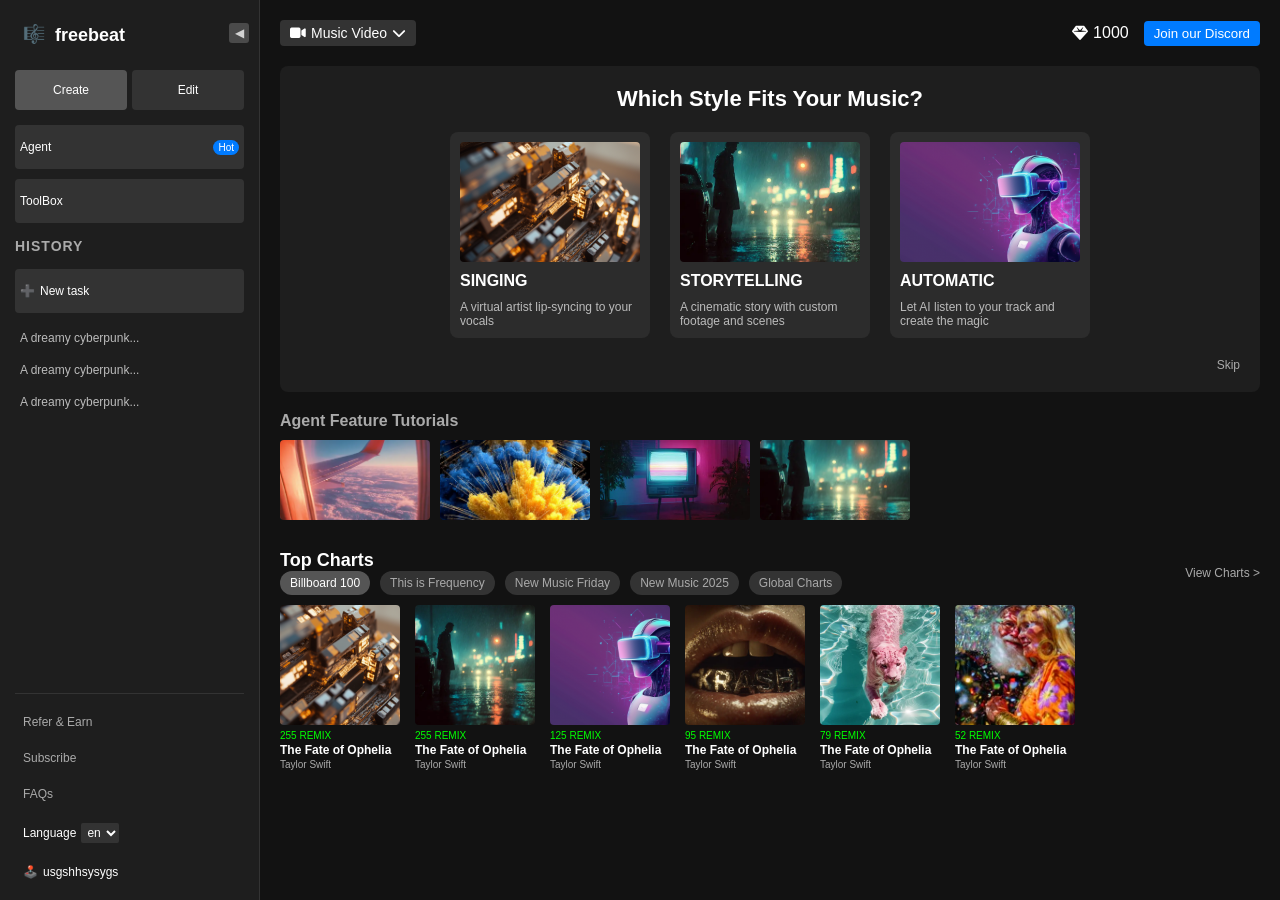
<file: index.html>
<!DOCTYPE html>
<html lang="en">

<head>
    <meta charset="UTF-8">
    <meta name="viewport" content="width=device-width, initial-scale=1.0">
    <title>Freebeat - Music Video Platform</title>
    <style>
        /* 风格选择区特有样式 */
        .style-selector {
            background-color: #1E1E1E;
            padding: 20px;
            border-radius: 8px;
            display: flex;
            flex-direction: column;
            gap: 20px;
        }

        .style-selector h2 {
            font-size: 22px;
            text-align: center;
        }

        .style-cards {
            display: flex;
            gap: 20px;
            justify-content: center;
        }

        .style-card {
            background-color: #2C2C2C;
            border-radius: 8px;
            width: 200px;
            padding: 10px;
            display: flex;
            flex-direction: column;
            gap: 10px;
            cursor: pointer;
        }

        .style-card:hover {
            background-color: #333;
        }

        .style-card .card-img {
            height: 120px;
            background-color: #555;
            border-radius: 4px;
            background-size: cover;
            background-position: center;
        }

        .style-card .card-title {
            font-weight: bold;
            font-size: 16px;
        }

        .style-card .card-desc {
            font-size: 12px;
            color: #bbb;
        }

        .style-selector .skip {
            text-align: right;
            font-size: 12px;
            color: #aaa;
            cursor: pointer;
        }

        .style-selector .skip:hover {
            color: #007bff;
        }
    </style>
</head>

<body>
    <script src="common.js"></script>
    <script>
        // 初始化公共组件
        CommonComponents.initCommon();

        // 页面加载完成后渲染组件
        document.addEventListener('DOMContentLoaded', function () {
            // 等待响应式导航栏初始化完成
            setTimeout(() => {
                // 确保主内容区域存在
                let mainContent = document.querySelector('.main-content');
                if (!mainContent) {
                    mainContent = document.createElement('div');
                    mainContent.className = 'main-content';
                    document.body.appendChild(mainContent);
                }

                // 渲染页面内容
                mainContent.innerHTML = `
                    ${CommonComponents.getTopNavHTML()}
                    
                    <!-- 风格选择区 -->
                    <div class="style-selector">
                        <h2>Which Style Fits Your Music?</h2>
                        <div class="style-cards">
                            <div class="style-card" data-style="SINGING">
                                <div class="card-img" style="background-image: url('public/img/palceholder (1).png');"></div>
                                <div class="card-title">SINGING</div>
                                <div class="card-desc">A virtual artist lip-syncing to your vocals</div>
                            </div>
                            <div class="style-card" data-style="STORYTELLING">
                                <div class="card-img" style="background-image: url('public/img/palceholder (2).png');"></div>
                                <div class="card-title">STORYTELLING</div>
                                <div class="card-desc">A cinematic story with custom footage and scenes</div>
                            </div>
                            <div class="style-card" data-style="AUTOMATIC">
                                <div class="card-img" style="background-image: url('public/img/palceholder (3).png');"></div>
                                <div class="card-title">AUTOMATIC</div>
                                <div class="card-desc">Let AI listen to your track and create the magic</div>
                            </div>
                        </div>
                        <div class="skip">Skip</div>
                    </div>

                    ${CommonComponents.getTutorialsHTML()}
                    ${CommonComponents.getChartsHTML()}
                `;

                // 初始化公共交互功能
                CommonComponents.initCommonInteractions();

                // 初始化风格选择功能
                initStyleSelector();
            }, 100); // 等待导航栏初始化
        });

        // 风格选择功能
        function initStyleSelector() {
            const styleCards = document.querySelectorAll('.style-card');
            styleCards.forEach(card => {
                card.addEventListener('click', function () {
                    const styleName = this.getAttribute('data-style');

                    // 移除其他卡片的选中状态
                    styleCards.forEach(c => {
                        c.style.border = 'none';
                        c.style.backgroundColor = '#2C2C2C';
                    });

                    // 高亮当前卡片
                    this.style.border = '2px solid #007bff';
                    this.style.backgroundColor = '#333';

                    // 弹出确认选择弹窗
                    CommonComponents.ModalManager.create({
                        title: '确认选择',
                        content: `<p style="margin: 0; line-height: 1.5;">您选择了 <strong>${styleName}</strong> 风格，是否确认进入音乐选择页面？</p>`,
                        width: '500px',
                        buttons: [
                            {
                                text: '重新选择',
                                type: 'secondary',
                                onClick: () => {
                                    // 取消选中状态
                                    styleCards.forEach(c => {
                                        c.style.border = 'none';
                                        c.style.backgroundColor = '#2C2C2C';
                                    });
                                }
                            },
                            {
                                text: '确认进入音乐页面',
                                type: 'primary',
                                onClick: () => {
                                    localStorage.setItem('selectedStyle', styleName);
                                    CommonComponents.ToastManager.show(`已选择 ${styleName} 风格`, 'success');
                                    setTimeout(() => {
                                        window.location.href = 'music.html';
                                    }, 500);
                                }
                            },
                            {
                                text: '关闭',
                                type: 'secondary',
                                onClick: () => {
                                    // 取消选中状态
                                    styleCards.forEach(c => {
                                        c.style.border = 'none';
                                        c.style.backgroundColor = '#2C2C2C';
                                    });
                                }
                            }
                        ]
                    });
                });
            });

            // Skip按钮功能 - 居中确认弹窗
            const skipBtn = document.querySelector('.style-selector .skip');
            if (skipBtn) {
                skipBtn.addEventListener('click', function () {
                    CommonComponents.ModalManager.create({
                        title: '跳过风格选择',
                        content: '<p style="margin: 0; line-height: 1.5;">是否跳过风格选择，直接进入音乐页面？</p>',
                        width: '400px',
                        buttons: [
                            {
                                text: '取消',
                                type: 'secondary'
                            },
                            {
                                text: '确认跳过',
                                type: 'primary',
                                onClick: () => {
                                    localStorage.removeItem('selectedStyle');
                                    CommonComponents.ToastManager.show('已跳过风格选择', 'info');
                                    setTimeout(() => {
                                        window.location.href = 'music.html';
                                    }, 500);
                                }
                            }
                        ]
                    });
                });
            }
        }
    </script>
</body>

</html>
</file>
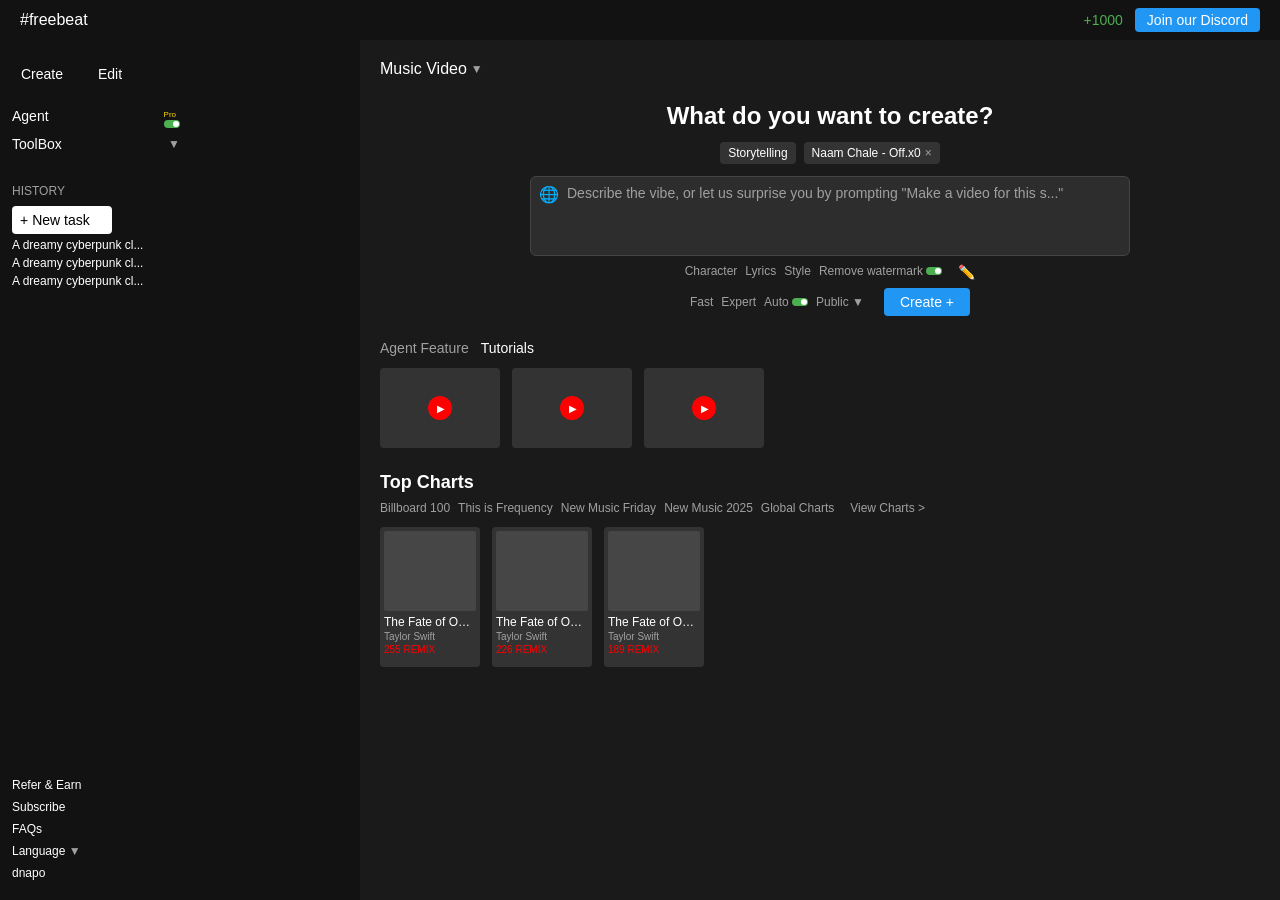
<file: create copy_backen(作为备份不能修改).html>
<!DOCTYPE html>
<html lang="en">
<head>
    <meta charset="UTF-8">
    <meta name="viewport" content="width=device-width, initial-scale=1.0">
    <title>Freebeat - Music Creation Platform</title>
    <style>
        /* 全局样式重置与基础配置 */
        * {
            margin: 0;
            padding: 0;
            box-sizing: border-box;
            font-family: 'Inter', sans-serif; /* 无衬线字体，匹配描述 */
            color: #FFFFFF; /* 默认白色文字 */
            -webkit-font-smoothing: antialiased; /* 文字抗锯齿 */
        }

        body {
            background-color: rgb(18, 18, 18); /* 全局主背景色 */
            display: flex;
            height: 100vh; /* 页面高度占满视口 */
            overflow: hidden; /* 隐藏滚动条 */
        }

        /* 顶部通栏样式 */
        header {
            position: fixed;
            top: 0;
            left: 0;
            width: 100%;
            height: 40px; /* 固定高度 */
            background-color: rgb(18, 18, 18);
            display: flex;
            justify-content: space-between;
            align-items: center;
            padding: 0 20px;
            z-index: 100;
        }

        .logo {
            font-size: 16px;
            color: #FFFFFF;
        }

        .header-right {
            display: flex;
            align-items: center;
            gap: 12px; /* 元素间距 */
        }

        .count提示 {
            font-size: 14px;
            color: rgb(76, 175, 80); /* 绿色数值 */
        }

        .discord-btn {
            background-color: rgb(33, 150, 243); /* 蓝色按钮背景 */
            color: #FFFFFF;
            border: none;
            border-radius: 4px;
            padding: 4px 12px;
            font-size: 14px;
            cursor: pointer;
        }

        /* 左侧导航栏样式 */
        .sidebar {
            width: 180px; /* 固定宽度 */
            background-color: rgb(18, 18, 18);
            padding-top: 60px; /* 避开顶部通栏 */
            height: 100vh;
            display: flex;
            flex-direction: column;
            padding-left: 12px;
        }

        .sidebar-top-btns {
            display: flex;
            gap: 8px; /* Create/Edit按钮间距 */
            margin-bottom: 16px;
        }

        .sidebar-btn {
            width: 60px;
            height: 28px;
            background-color: rgb(18, 18, 18);
            border: none;
            font-size: 14px;
            cursor: pointer;
        }

        .sidebar-features {
            margin-bottom: 24px;
        }

        .feature-item {
            display: flex;
            align-items: center;
            justify-content: space-between;
            margin-bottom: 8px;
            font-size: 14px;
        }

        .pro-tag {
            font-size: 8px;
            color: rgb(255, 215, 0); /* 黄色Pro标识 */
            margin-right: 4px;
        }

        .switch {
            width: 16px;
            height: 8px;
            background-color: rgb(76, 175, 80); /* 开启状态背景 */
            border-radius: 4px;
            position: relative;
        }

        .switch::after {
            content: '';
            position: absolute;
            width: 6px;
            height: 6px;
            background-color: #FFFFFF; /* 滑块白色 */
            border-radius: 50%;
            top: 1px;
            right: 1px;
        }

        .dropdown-arrow {
            font-size: 12px;
            color: rgb(160, 160, 160); /* 浅灰箭头 */
        }

        .history-section {
            margin-bottom: 40px;
        }

        .history-title {
            font-size: 12px;
            color: rgb(160, 160, 160); /* 浅灰标题 */
            text-transform: uppercase; /* 大写 */
            margin-bottom: 8px;
        }

        .new-task-btn {
            width: 100px;
            height: 28px;
            background-color: #FFFFFF;
            color: #000000;
            border: none;
            border-radius: 4px;
            font-size: 14px;
            padding: 4px 8px;
            margin-bottom: 4px;
            cursor: pointer;
            display: flex;
            align-items: center;
            gap: 4px;
        }

        .new-task-btn::before {
            content: '+';
            color: #000000;
        }

        .history-item {
            font-size: 12px;
            color: #FFFFFF;
            margin-bottom: 4px;
            white-space: nowrap;
            overflow: hidden;
            text-overflow: ellipsis;
        }

        .sidebar-bottom {
            margin-top: auto; /* 靠底部对齐 */
            padding-bottom: 20px;
        }

        .bottom-nav-item {
            font-size: 12px;
            color: #FFFFFF;
            margin-bottom: 8px;
        }

        .dnapo-tag {
            font-size: 12px;
            color: #FFFFFF;
            margin-top: 8px;
        }

        /* 右侧主内容区样式 */
        .main-content {
            flex: 1; /* 占剩余宽度 */
            background-color: rgb(26, 26, 26); /* 主内容区背景 */
            margin-left: 180px; /* 避开侧边栏 */
            padding-top: 60px; /* 避开顶部通栏 */
            padding-left: 20px;
            height: 100vh;
            overflow-y: auto; /* 内容超出可滚动 */
        }

        /* 顶部下拉菜单 */
        .top-dropdown {
            font-size: 16px;
            color: #FFFFFF;
            margin-bottom: 24px;
            display: flex;
            align-items: center;
            gap: 4px;
        }

        /* 创作引导区 */
        .creation-section {
            margin-bottom: 24px;
        }

        .creation-title {
            font-size: 24px;
            font-weight: bold;
            text-align: center;
            margin-bottom: 12px;
        }

        .tag-bar {
            display: flex;
            gap: 8px;
            margin-bottom: 12px;
            justify-content: center;
        }

        .tag {
            background-color: rgb(51, 51, 51);
            color: #FFFFFF;
            font-size: 12px;
            padding: 4px 8px;
            border-radius: 4px;
            display: flex;
            align-items: center;
            gap: 4px;
        }

        .close-tag {
            color: rgb(160, 160, 160);
            font-size: 12px;
            cursor: pointer;
        }

        .input-container {
            width: 600px;
            height: 80px;
            background-color: rgb(45, 45, 45);
            border: 1px solid rgb(68, 68, 68);
            border-radius: 6px;
            margin: 0 auto 8px;
            padding: 8px;
            display: flex;
            align-items: flex-start;
            gap: 8px;
        }

        .earth-icon {
            font-size: 16px;
            color: rgb(224, 224, 224);
        }

        .input-placeholder {
            font-size: 14px;
            color: rgb(160, 160, 160);
        }

        .feature-tags {
            display: flex;
            gap: 8px;
            margin-bottom: 8px;
            justify-content: center;
        }

        .feature-tag {
            font-size: 12px;
            color: rgb(160, 160, 160);
        }

        .edit-icon {
            font-size: 14px;
            color: rgb(224, 224, 224);
            margin-left: 8px;
        }

        .action-bar {
            display: flex;
            gap: 8px;
            justify-content: center;
            align-items: center;
        }

        .action-option {
            font-size: 12px;
            color: rgb(160, 160, 160);
        }

        .create-btn {
            background-color: rgb(33, 150, 243);
            color: #FFFFFF;
            border: none;
            border-radius: 4px;
            padding: 6px 16px;
            font-size: 14px;
            margin-left: 12px;
            cursor: pointer;
        }

        /* Agent/Tutorials区 */
        .agent-tutorial-section {
            margin-bottom: 24px;
        }

        .section-tabs {
            display: flex;
            gap: 12px;
            margin-bottom: 12px;
        }

        .tab {
            font-size: 14px;
            color: rgb(160, 160, 160);
            cursor: pointer;
        }

        .tab.active {
            color: #FFFFFF;
        }

        .video-thumbnails {
            display: flex;
            gap: 12px;
            flex-wrap: wrap;
        }

        .thumbnail {
            width: 120px;
            height: 80px;
            background-color: rgb(51, 51, 51); /* 占位背景 */
            border-radius: 4px;
            position: relative;
            overflow: hidden;
        }

        .play-btn {
            position: absolute;
            top: 50%;
            left: 50%;
            transform: translate(-50%, -50%);
            width: 24px;
            height: 24px;
            background-color: rgb(255, 0, 0); /* 红色播放按钮 */
            border-radius: 50%;
            display: flex;
            align-items: center;
            justify-content: center;
            cursor: pointer;
        }

        .play-btn::after {
            content: '▶';
            color: #FFFFFF;
            font-size: 10px;
            margin-left: 2px;
        }

        /* Top Charts区 */
        .top-charts-section {
            margin-bottom: 20px;
        }

        .charts-title {
            font-size: 18px;
            font-weight: bold;
            margin-bottom: 8px;
        }

        .charts-tabs {
            display: flex;
            gap: 8px;
            margin-bottom: 12px;
            align-items: center;
        }

        .chart-tab {
            font-size: 12px;
            color: rgb(160, 160, 160);
        }

        .view-charts {
            font-size: 12px;
            color: rgb(160, 160, 160);
            margin-left: 8px;
            cursor: pointer;
        }

        .music-cards {
            display: flex;
            gap: 12px;
            flex-wrap: wrap;
        }

        .music-card {
            width: 100px;
            height: 140px;
            background-color: rgb(51, 51, 51); /* 占位背景 */
            border-radius: 4px;
            padding: 4px;
            display: flex;
            flex-direction: column;
        }

        .card-cover {
            width: 100%;
            height: 80px;
            background-color: rgb(70, 70, 70); /* 封面占位 */
            border-radius: 2px;
            margin-bottom: 4px;
        }

        .card-title {
            font-size: 12px;
            color: #FFFFFF;
            margin-bottom: 2px;
            white-space: nowrap;
            overflow: hidden;
            text-overflow: ellipsis;
        }

        .card-artist {
            font-size: 10px;
            color: rgb(160, 160, 160);
            margin-bottom: 2px;
        }

        .card-remix {
            font-size: 10px;
            color: rgb(255, 0, 0); /* 红色REMIX标识 */
        }
    </style>
</head>
<body>
    <!-- 顶部通栏 -->
    <header>
        <div class="logo">#freebeat</div>
        <div class="header-right">
            <span class="count提示">+1000</span>
            <button class="discord-btn">Join our Discord</button>
        </div>
    </header>

    <!-- 左侧导航栏 -->
    <aside class="sidebar">
        <!-- 顶部操作按钮 -->
        <div class="sidebar-top-btns">
            <button class="sidebar-btn">Create</button>
            <button class="sidebar-btn">Edit</button>
        </div>


        <!-- 功能选项 -->
        <div class="sidebar-features">
            <div class="feature-item">
                <span>Agent</span>
                <div>
                    <span class="pro-tag">Pro</span>
                    <div class="switch"></div>
                </div>
            </div>
            <div class="feature-item">
                <span>ToolBox</span>
                <span class="dropdown-arrow">▼</span>
            </div>
        </div>

        <!-- 历史记录区 -->
        <div class="history-section">
            <div class="history-title">HISTORY</div>
            <button class="new-task-btn">New task</button>
            <div class="history-item">A dreamy cyberpunk cl...</div>
            <div class="history-item">A dreamy cyberpunk cl...</div>
            <div class="history-item">A dreamy cyberpunk cl...</div>
        </div>

        <!-- 底部导航 -->
        <div class="sidebar-bottom">
            <div class="bottom-nav-item">Refer & Earn</div>
            <div class="bottom-nav-item">Subscribe</div>
            <div class="bottom-nav-item">FAQs</div>
            <div class="bottom-nav-item">
                <span>Language</span>
                <span class="dropdown-arrow">▼</span>
            </div>
            <div class="dnapo-tag">dnapo</div>
        </div>
    </aside>

    <!-- 右侧主内容区 -->
    <main class="main-content">
        <!-- 顶部下拉菜单 -->
        <div class="top-dropdown">
            Music Video <span class="dropdown-arrow">▼</span>
        </div>

        <!-- 创作引导区 -->
        <section class="creation-section">
            <h2 class="creation-title">What do you want to create?</h2>
            <div class="tag-bar">
                <div class="tag">Storytelling</div>
                <div class="tag">Naam Chale - Off.x0 <span class="close-tag">×</span></div>
            </div>
            <div class="input-container">
                <span class="earth-icon">🌐</span>
                <div class="input-placeholder">Describe the vibe, or let us surprise you by prompting "Make a video for this s..."</div>
            </div>
            <div class="feature-tags">
                <span class="feature-tag">Character</span>
                <span class="feature-tag">Lyrics</span>
                <span class="feature-tag">Style</span>
                <span class="feature-tag">Remove watermark <div class="switch" style="display: inline-block;"></div></span>
                <span class="edit-icon">✏️</span>
            </div>
            <div class="action-bar">
                <span class="action-option">Fast</span>
                <span class="action-option">Expert</span>
                <span class="action-option">Auto <div class="switch" style="display: inline-block;"></div></span>
                <span class="action-option">Public <span class="dropdown-arrow">▼</span></span>
                <button class="create-btn">Create +</button>
            </div>
        </section>

        <!-- Agent Feature/Tutorials区 -->
        <section class="agent-tutorial-section">
            <div class="section-tabs">
                <div class="tab">Agent Feature</div>
                <div class="tab active">Tutorials</div>
            </div>
            <div class="video-thumbnails">
                <div class="thumbnail">
                    <div class="play-btn"></div>
                </div>
                <div class="thumbnail">
                    <div class="play-btn"></div>
                </div>
                <div class="thumbnail">
                    <div class="play-btn"></div>
                </div>
            </div>
        </section>

        <!-- Top Charts区 -->
        <section class="top-charts-section">
            <h3 class="charts-title">Top Charts</h3>
            <div class="charts-tabs">
                <span class="chart-tab">Billboard 100</span>
                <span class="chart-tab">This is Frequency</span>
                <span class="chart-tab">New Music Friday</span>
                <span class="chart-tab">New Music 2025</span>
                <span class="chart-tab">Global Charts</span>
                <span class="view-charts">View Charts ></span>
            </div>
            <div class="music-cards">
                <div class="music-card">
                    <div class="card-cover"></div>
                    <div class="card-title">The Fate of Ophelia</div>
                    <div class="card-artist">Taylor Swift</div>
                    <div class="card-remix">255 REMIX</div>
                </div>
                <div class="music-card">
                    <div class="card-cover"></div>
                    <div class="card-title">The Fate of Ophelia</div>
                    <div class="card-artist">Taylor Swift</div>
                    <div class="card-remix">226 REMIX</div>
                </div>
                <div class="music-card">
                    <div class="card-cover"></div>
                    <div class="card-title">The Fate of Ophelia</div>
                    <div class="card-artist">Taylor Swift</div>
                    <div class="card-remix">189 REMIX</div>
                </div>
            </div>
        </section>
    </main>
</body>
</html>
</file>
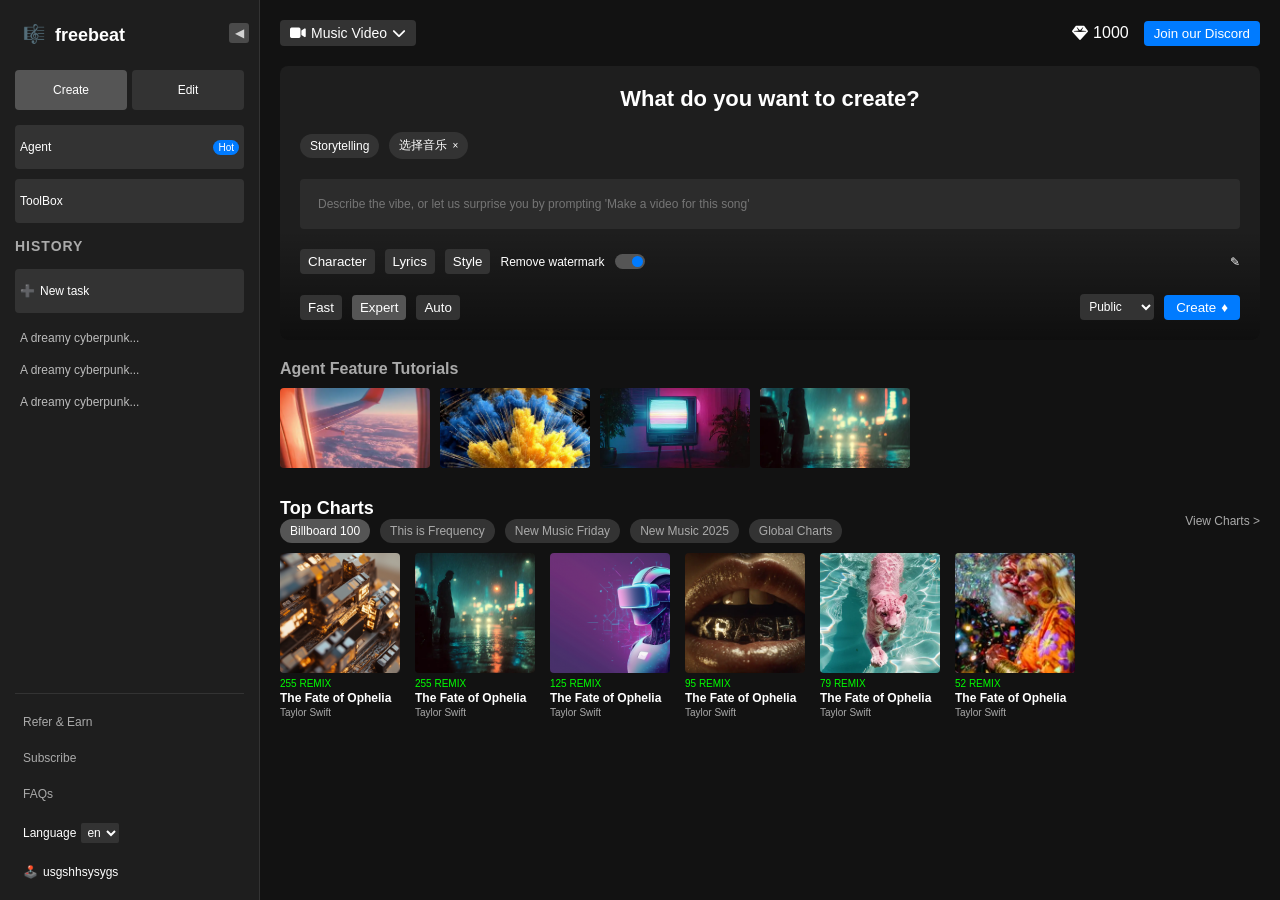
<file: create.html>
<!DOCTYPE html>
<html lang="en">
<head>
    <meta charset="UTF-8">
    <meta name="viewport" content="width=device-width, initial-scale=1.0">
    <title>Freebeat - Create Interface</title>
    <style>
        /* 创作区特有样式 */
        .create-section {
            background-color: #1E1E1E;
            padding: 20px;
            border-radius: 8px;
            display: flex;
            flex-direction: column;
            gap: 20px;
            position: relative;
            overflow: hidden;
        }
        .create-section::before {
            content: "";
            position: absolute;
            bottom: 0;
            left: 0;
            width: 100%;
            height: 40%;
            background: linear-gradient(to top, #00000080, transparent);
            z-index: 0;
        }
        .create-section h2 {
            font-size: 22px;
            text-align: center;
            z-index: 2;
        }
        .tag-bar {
            display: flex;
            align-items: center;
            gap: 10px;
            z-index: 2;
        }
        .tag {
            background-color: #333;
            padding: 5px 10px;
            border-radius: 20px;
            font-size: 12px;
            display: flex;
            align-items: center;
            gap: 5px;
            cursor: pointer;
        }
        .tag:hover {
            background-color: #555;
        }
        .tag .close {
            font-size: 10px;
            cursor: pointer;
        }
        .input-area {
            background-color: #2C2C2C;
            padding: 10px;
            border-radius: 4px;
            z-index: 2;
        }
        .input-area input {
            background-color: transparent;
            border: none;
            width: 100%;
            padding: 8px;
            font-size: 12px;
            color: #bbb;
        }
        .input-area input:focus {
            outline: 1px solid #007bff;
        }
        .feature-buttons {
            display: flex;
            align-items: center;
            gap: 10px;
            font-size: 12px;
            z-index: 2;
        }
        .feature-buttons button {
            background-color: #333;
            border: none;
            padding: 5px 8px;
            border-radius: 4px;
            cursor: pointer;
            display: flex;
            align-items: center;
            gap: 3px;
        }
        .feature-buttons .toggle {
            width: 30px;
            height: 15px;
            background-color: #555;
            border-radius: 10px;
            position: relative;
            cursor: pointer;
        }
        .feature-buttons .toggle::after {
            content: "";
            position: absolute;
            right: 2px;
            top: 2px;
            width: 11px;
            height: 11px;
            background-color: #007bff;
            border-radius: 50%;
        }
        .feature-buttons .edit {
            margin-left: auto;
            cursor: pointer;
        }
        .mode-bar {
            display: flex;
            align-items: center;
            gap: 10px;
            font-size: 12px;
            z-index: 2;
        }
        .mode-bar button {
            background-color: #333;
            border: none;
            padding: 5px 8px;
            border-radius: 4px;
            cursor: pointer;
        }
        .mode-bar button.active {
            background-color: #555;
        }
        .mode-bar select {
            background-color: #333;
            border: none;
            padding: 5px;
            border-radius: 4px;
            font-size: 12px;
            margin-left: auto;
        }
        .mode-bar .create-btn {
            background-color: #007bff;
            color: #fff;
            padding: 5px 12px;
            display: flex;
            align-items: center;
            gap: 5px;
        }
        .mode-bar .create-btn:hover {
            background-color: #0056b3;
        }
    </style>
</head>
<body>
    <script src="common.js"></script>
    <script>
        // 初始化公共组件
        CommonComponents.initCommon();
        
        // 页面加载完成后渲染组件
        document.addEventListener('DOMContentLoaded', function() {
            // 渲染侧边栏
            document.body.innerHTML = CommonComponents.getSidebarHTML() + `
                <div class="main-content">
                    ${CommonComponents.getTopNavHTML()}
                    
                    <!-- 创作区域 -->
                    <div class="create-section">
                        <h2>What do you want to create?</h2>
                        <div class="tag-bar">
                            <div class="tag" id="style-tag">Storytelling</div>
                            <div class="tag" id="music-tag">
                                选择音乐
                                <span class="close">×</span>
                            </div>
                        </div>
                        <div class="input-area">
                            <input type="text" placeholder="Describe the vibe, or let us surprise you by prompting 'Make a video for this song'">
                        </div>
                        <div class="feature-buttons">
                            <button id="character-btn">
                                <span>Character</span>
                            </button>
                            <button id="lyrics-btn">
                                <span>Lyrics</span>
                            </button>
                            <button id="style-btn">
                                <span>Style</span>
                            </button>
                            <span>Remove watermark</span>
                            <div class="toggle" id="watermark-toggle"></div>
                            <div class="edit" id="edit-btn">✎</div>
                        </div>
                        <div class="mode-bar">
                            <button class="mode-btn" data-mode="fast">Fast</button>
                            <button class="mode-btn active" data-mode="expert">Expert</button>
                            <button class="mode-btn" data-mode="auto">Auto</button>
                            <select id="privacy-select">
                                <option value="public">Public</option>
                                <option value="private">Private</option>
                                <option value="unlisted">Unlisted</option>
                            </select>
                            <button class="create-btn">
                                <span>Create</span>
                                <span>♦</span>
                            </button>
                        </div>
                    </div>

                    ${CommonComponents.getTutorialsHTML()}
                    ${CommonComponents.getChartsHTML()}
                </div>
            `;

            // 初始化公共交互功能
            CommonComponents.initCommonInteractions();
            
            // 初始化创作页面功能
            initCreatePage();
            
            // 初始化自动保存功能
            initAutoSave();
        });

        // 创作页面功能
        function initCreatePage() {
            // 显示之前选择的风格和音乐
            displaySelectedOptions();

            // 修改风格功能 - 居中确认弹窗
            const styleTag = document.getElementById('style-tag');
            if (styleTag) {
                styleTag.style.cursor = 'pointer';
                styleTag.addEventListener('click', function() {
                    CommonComponents.ModalManager.confirm(
                        '要重新选择风格吗？这将返回到风格选择页面。',
                        () => {
                            window.location.href = 'index.html';
                        }
                    );
                });
            }

            // 修改音乐功能 - 居中确认弹窗
            const musicTag = document.getElementById('music-tag');
            if (musicTag) {
                musicTag.addEventListener('click', function(e) {
                    if (e.target.classList.contains('close')) {
                        e.stopPropagation();
                        CommonComponents.ModalManager.confirm(
                            '是否移除当前选择的音乐？移除后需重新选择。',
                            () => {
                                localStorage.removeItem('selectedMusic');
                                musicTag.innerHTML = '选择音乐 <span class="close">×</span>';
                                CommonComponents.ToastManager.show('已移除音乐', 'info');
                            }
                        );
                    } else {
                        window.location.href = 'music.html';
                    }
                });
            }

            // Character 按钮功能 - 居中选择弹窗
            const characterBtn = document.getElementById('character-btn');
            if (characterBtn) {
                characterBtn.addEventListener('click', function() {
                    const characterOptions = `
                        <div style="display: grid; grid-template-columns: repeat(2, 1fr); gap: 15px;">
                            <div class="character-option" style="padding: 15px; background-color: #333; border-radius: 4px; cursor: pointer; text-align: center;" onmouseover="this.style.backgroundColor='#444'" onmouseout="this.style.backgroundColor='#333'">
                                <h4 style="margin: 0 0 5px 0;">卡通声线</h4>
                                <p style="margin: 0; color: #aaa; font-size: 12px;">可爱活泼的动画角色声音</p>
                            </div>
                            <div class="character-option" style="padding: 15px; background-color: #333; border-radius: 4px; cursor: pointer; text-align: center;" onmouseover="this.style.backgroundColor='#444'" onmouseout="this.style.backgroundColor='#333'">
                                <h4 style="margin: 0 0 5px 0;">真人声线</h4>
                                <p style="margin: 0; color: #aaa; font-size: 12px;">自然真实的人声效果</p>
                            </div>
                            <div class="character-option" style="padding: 15px; background-color: #333; border-radius: 4px; cursor: pointer; text-align: center;" onmouseover="this.style.backgroundColor='#444'" onmouseout="this.style.backgroundColor='#333'">
                                <h4 style="margin: 0 0 5px 0;">机械声线</h4>
                                <p style="margin: 0; color: #aaa; font-size: 12px;">科幻感十足的电子音效</p>
                            </div>
                            <div class="character-option" style="padding: 15px; background-color: #333; border-radius: 4px; cursor: pointer; text-align: center;" onmouseover="this.style.backgroundColor='#444'" onmouseout="this.style.backgroundColor='#333'">
                                <h4 style="margin: 0 0 5px 0;">自定义角色</h4>
                                <p style="margin: 0; color: #aaa; font-size: 12px;">上传自己的角色模型</p>
                            </div>
                        </div>
                    `;

                    const modal = CommonComponents.ModalManager.create({
                        title: '选择角色',
                        content: characterOptions,
                        width: '500px',
                        buttons: [
                            {
                                text: '关闭',
                                type: 'secondary'
                            }
                        ]
                    });

                    // 为角色选项添加点击事件
                    const options = modal.querySelectorAll('.character-option');
                    options.forEach((option, index) => {
                        option.addEventListener('click', () => {
                            const characters = ['卡通声线', '真人声线', '机械声线', '自定义角色'];
                            CommonComponents.ToastManager.show(`已选择 ${characters[index]}`, 'success');
                            CommonComponents.ModalManager.close(modal);
                        });
                    });
                });
            }

            // Lyrics 按钮功能 - 居中选择弹窗
            const lyricsBtn = document.getElementById('lyrics-btn');
            if (lyricsBtn) {
                lyricsBtn.addEventListener('click', function() {
                    const lyricsOptions = `
                        <div style="display: flex; flex-direction: column; gap: 15px;">
                            <div class="lyrics-option" style="padding: 15px; background-color: #333; border-radius: 4px; cursor: pointer;" onmouseover="this.style.backgroundColor='#444'" onmouseout="this.style.backgroundColor='#333'">
                                <h4 style="margin: 0 0 5px 0;">自动生成</h4>
                                <p style="margin: 0; color: #aaa; font-size: 12px;">AI 根据音乐风格自动生成歌词</p>
                            </div>
                            <div class="lyrics-option" style="padding: 15px; background-color: #333; border-radius: 4px; cursor: pointer;" onmouseover="this.style.backgroundColor='#444'" onmouseout="this.style.backgroundColor='#333'">
                                <h4 style="margin: 0 0 5px 0;">手动输入</h4>
                                <p style="margin: 0; color: #aaa; font-size: 12px;">自己编写或粘贴歌词内容</p>
                            </div>
                        </div>
                    `;

                    const modal = CommonComponents.ModalManager.create({
                        title: '歌词设置',
                        content: lyricsOptions,
                        width: '500px',
                        buttons: [
                            {
                                text: '关闭',
                                type: 'secondary'
                            }
                        ]
                    });

                    // 为歌词选项添加点击事件
                    const options = modal.querySelectorAll('.lyrics-option');
                    options.forEach((option, index) => {
                        option.addEventListener('click', () => {
                            if (index === 0) {
                                // 自动生成
                                CommonComponents.ToastManager.show('AI 正在生成歌词...', 'info');
                                CommonComponents.ModalManager.close(modal);
                            } else {
                                // 手动输入
                                CommonComponents.ModalManager.close(modal);
                                setTimeout(() => {
                                    const lyricsInput = `
                                        <div>
                                            <textarea id="lyrics-text" placeholder="请输入歌词内容..." style="width: 100%; height: 200px; background-color: #333; border: none; border-radius: 4px; color: #fff; padding: 10px; resize: vertical;"></textarea>
                                        </div>
                                    `;

                                    CommonComponents.ModalManager.create({
                                        title: '输入歌词',
                                        content: lyricsInput,
                                        width: '600px',
                                        buttons: [
                                            {
                                                text: '取消',
                                                type: 'secondary'
                                            },
                                            {
                                                text: '保存',
                                                type: 'primary',
                                                onClick: () => {
                                                    const lyrics = document.getElementById('lyrics-text').value.trim();
                                                    if (lyrics) {
                                                        CommonComponents.ToastManager.show('歌词已保存', 'success');
                                                    } else {
                                                        CommonComponents.ToastManager.show('请输入歌词内容', 'warning');
                                                        return false;
                                                    }
                                                }
                                            }
                                        ]
                                    });
                                }, 100);
                            }
                        });
                    });
                });
            }

            // Style 按钮功能 - 居中选择弹窗
            const styleBtn = document.getElementById('style-btn');
            if (styleBtn) {
                styleBtn.addEventListener('click', function() {
                    const styleOptions = `
                        <div style="display: grid; grid-template-columns: repeat(2, 1fr); gap: 15px;">
                            <div class="style-option" style="padding: 15px; background-color: #333; border-radius: 4px; cursor: pointer; text-align: center;" onmouseover="this.style.backgroundColor='#444'" onmouseout="this.style.backgroundColor='#333'">
                                <h4 style="margin: 0 0 5px 0;">赛博朋克</h4>
                                <p style="margin: 0; color: #aaa; font-size: 12px;">未来科技感视觉效果</p>
                            </div>
                            <div class="style-option" style="padding: 15px; background-color: #333; border-radius: 4px; cursor: pointer; text-align: center;" onmouseover="this.style.backgroundColor='#444'" onmouseout="this.style.backgroundColor='#333'">
                                <h4 style="margin: 0 0 5px 0;">复古</h4>
                                <p style="margin: 0; color: #aaa; font-size: 12px;">怀旧经典的视觉风格</p>
                            </div>
                            <div class="style-option" style="padding: 15px; background-color: #333; border-radius: 4px; cursor: pointer; text-align: center;" onmouseover="this.style.backgroundColor='#444'" onmouseout="this.style.backgroundColor='#333'">
                                <h4 style="margin: 0 0 5px 0;">未来主义</h4>
                                <p style="margin: 0; color: #aaa; font-size: 12px;">前卫现代的设计元素</p>
                            </div>
                            <div class="style-option" style="padding: 15px; background-color: #333; border-radius: 4px; cursor: pointer; text-align: center;" onmouseover="this.style.backgroundColor='#444'" onmouseout="this.style.backgroundColor='#333'">
                                <h4 style="margin: 0 0 5px 0;">自然风光</h4>
                                <p style="margin: 0; color: #aaa; font-size: 12px;">清新自然的场景背景</p>
                            </div>
                            <div class="style-option" style="padding: 15px; background-color: #333; border-radius: 4px; cursor: pointer; text-align: center;" onmouseover="this.style.backgroundColor='#444'" onmouseout="this.style.backgroundColor='#333'">
                                <h4 style="margin: 0 0 5px 0;">城市夜景</h4>
                                <p style="margin: 0; color: #aaa; font-size: 12px;">繁华都市的夜晚氛围</p>
                            </div>
                        </div>
                    `;

                    const modal = CommonComponents.ModalManager.create({
                        title: '选择视觉风格',
                        content: styleOptions,
                        width: '500px',
                        buttons: [
                            {
                                text: '关闭',
                                type: 'secondary'
                            }
                        ]
                    });

                    // 为风格选项添加点击事件
                    const options = modal.querySelectorAll('.style-option');
                    options.forEach((option, index) => {
                        option.addEventListener('click', () => {
                            const styles = ['赛博朋克', '复古', '未来主义', '自然风光', '城市夜景'];
                            CommonComponents.ToastManager.show(`已选择 ${styles[index]} 风格`, 'success');
                            CommonComponents.ModalManager.close(modal);
                        });
                    });
                });
            }

            // 水印开关功能
            const watermarkToggle = document.getElementById('watermark-toggle');
            let watermarkRemoved = false;
            if (watermarkToggle) {
                watermarkToggle.addEventListener('click', function() {
                    // 检查用户权限（模拟）
                    const hasPermission = Math.random() > 0.5; // 随机模拟权限
                    
                    if (!hasPermission) {
                        CommonComponents.ModalManager.create({
                            title: '付费功能',
                            content: '<p style="margin: 0; line-height: 1.5;">移除水印为付费功能，是否前往开通？</p>',
                            width: '400px',
                            buttons: [
                                {
                                    text: '取消',
                                    type: 'secondary'
                                },
                                {
                                    text: '前往开通',
                                    type: 'primary',
                                    onClick: () => {
                                        CommonComponents.ToastManager.show('正在跳转到付费页面...', 'info');
                                    }
                                }
                            ]
                        });
                        return;
                    }
                    
                    watermarkRemoved = !watermarkRemoved;
                    if (watermarkRemoved) {
                        this.style.backgroundColor = '#007bff';
                        this.style.justifyContent = 'flex-start';
                        CommonComponents.ToastManager.show('水印开关已开启', 'success');
                    } else {
                        this.style.backgroundColor = '#555';
                        this.style.justifyContent = 'flex-end';
                        CommonComponents.ToastManager.show('水印开关已关闭', 'info');
                    }
                });
            }

            // 编辑按钮功能
            const editBtn = document.getElementById('edit-btn');
            if (editBtn) {
                editBtn.addEventListener('click', function() {
                    CommonComponents.ToastManager.show('正在打开高级编辑器...', 'info');
                });
            }

            // 模式切换功能 - 无弹窗，仅状态高亮
            const modeButtons = document.querySelectorAll('.mode-btn');
            modeButtons.forEach(btn => {
                btn.addEventListener('click', function() {
                    modeButtons.forEach(b => b.classList.remove('active'));
                    this.classList.add('active');
                    
                    const mode = this.getAttribute('data-mode');
                    const modeNames = {
                        'fast': 'Fast',
                        'expert': 'Expert', 
                        'auto': 'Auto'
                    };
                    CommonComponents.ToastManager.show(`已切换至 ${modeNames[mode]} 模式`, 'success');
                });
            });

            // 隐私设置功能 - 居中确认弹窗
            const privacySelect = document.getElementById('privacy-select');
            if (privacySelect) {
                privacySelect.addEventListener('change', function() {
                    const privacyText = this.options[this.selectedIndex].text;
                    const descriptions = {
                        'Public': '所有人都可以查看您的作品',
                        'Private': '只有您可以查看作品',
                        'Unlisted': '只有拥有链接的人可以查看'
                    };
                    
                    CommonComponents.ModalManager.create({
                        title: '确认隐私设置',
                        content: `<p style="margin: 0; line-height: 1.5;">是否将作品设置为 <strong>${privacyText}</strong> 状态？<br><br>${descriptions[privacyText]}</p>`,
                        width: '400px',
                        buttons: [
                            {
                                text: '取消',
                                type: 'secondary',
                                onClick: () => {
                                    // 恢复之前的选择
                                    privacySelect.selectedIndex = 0;
                                }
                            },
                            {
                                text: '确认设置',
                                type: 'primary',
                                onClick: () => {
                                    CommonComponents.ToastManager.show(`隐私设置已更改为 ${privacyText}`, 'success');
                                }
                            }
                        ]
                    });
                });
            }

            // 创作按钮功能 - 居中创作进度弹窗
            const createBtn = document.querySelector('.create-btn');
            if (createBtn) {
                createBtn.addEventListener('click', function() {
                    const inputText = document.querySelector('.input-area input').value.trim();
                    const selectedMode = document.querySelector('.mode-btn.active').getAttribute('data-mode');
                    const privacy = document.getElementById('privacy-select').value;
                    
                    // 参数校验
                    const missingParams = [];
                    if (!inputText) missingParams.push('创作描述');
                    if (!localStorage.getItem('selectedMusic')) missingParams.push('音乐选择');
                    if (!localStorage.getItem('selectedStyle')) missingParams.push('风格设置');
                    
                    if (missingParams.length > 0) {
                        CommonComponents.ModalManager.create({
                            title: '参数不完整',
                            content: `<p style="margin: 0; line-height: 1.5;">以下参数缺失，请补充：<br><br>${missingParams.map(p => `• ${p}`).join('<br>')}</p>`,
                            width: '400px',
                            buttons: [
                                {
                                    text: '去补充',
                                    type: 'primary'
                                },
                                {
                                    text: '取消',
                                    type: 'secondary'
                                }
                            ]
                        });
                        return;
                    }
                    
                    // 创建创作进度弹窗
                    const progressContent = `
                        <div style="text-align: center;">
                            <div id="creation-status" style="margin-bottom: 20px;">
                                <h4 style="margin: 0 0 10px 0;">正在创作中...</h4>
                                <p id="status-text" style="margin: 0; color: #aaa;">初始化创作参数...</p>
                            </div>
                            <div class="progress-bar" style="margin: 20px 0;">
                                <div class="progress-fill" id="creation-progress"></div>
                            </div>
                            <p id="progress-percent" style="margin: 0;">0%</p>
                        </div>
                    `;

                    const modal = CommonComponents.ModalManager.create({
                        title: '创作进度',
                        content: progressContent,
                        width: '700px',
                        buttons: [
                            {
                                text: '取消创作',
                                type: 'secondary',
                                onClick: () => {
                                    CommonComponents.ToastManager.show('创作已取消', 'warning');
                                }
                            }
                        ],
                        closable: false
                    });

                    // 模拟创作进度
                    const progressFill = modal.querySelector('#creation-progress');
                    const progressPercent = modal.querySelector('#progress-percent');
                    const statusText = modal.querySelector('#status-text');
                    
                    const stages = [
                        '音频分析中...',
                        '生成视觉效果...',
                        '参数优化中...',
                        '渲染视频中...',
                        '后期处理中...'
                    ];
                    
                    let progress = 0;
                    let stageIndex = 0;
                    
                    const interval = setInterval(() => {
                        progress += Math.random() * 8 + 2;
                        
                        if (progress >= 100) {
                            progress = 100;
                            clearInterval(interval);
                            
                            // 创作完成
                            setTimeout(() => {
                                modal.querySelector('.modal-content').innerHTML = `
                                    <div style="text-align: center;">
                                        <div style="margin-bottom: 20px;">
                                            <div style="width: 60px; height: 60px; background-color: #28a745; border-radius: 50%; display: flex; align-items: center; justify-content: center; margin: 0 auto 15px;">
                                                <span style="font-size: 24px; color: white;">✓</span>
                                            </div>
                                            <h3 style="margin: 0 0 10px 0; color: #28a745;">创作成功！</h3>
                                            <p style="margin: 0; color: #aaa;">您的音乐视频已生成完成</p>
                                        </div>
                                    </div>
                                `;
                                
                                // 更新按钮
                                const actions = modal.querySelector('.modal-actions');
                                actions.innerHTML = `
                                    <button class="modal-btn secondary">返回编辑</button>
                                    <button class="modal-btn primary" id="view-work">查看作品</button>
                                    <button class="modal-btn secondary">关闭</button>
                                `;
                                
                                // 按钮事件
                                modal.querySelector('#view-work').addEventListener('click', () => {
                                    CommonComponents.ToastManager.show('正在打开作品预览...', 'success');
                                    CommonComponents.ModalManager.close(modal);
                                });
                                
                                modal.querySelectorAll('.modal-btn.secondary').forEach(btn => {
                                    btn.addEventListener('click', () => {
                                        CommonComponents.ModalManager.close(modal);
                                    });
                                });
                            }, 1000);
                        } else {
                            // 更新进度和状态
                            if (progress > (stageIndex + 1) * 20 && stageIndex < stages.length - 1) {
                                stageIndex++;
                            }
                            
                            progressFill.style.width = progress + '%';
                            progressPercent.textContent = Math.round(progress) + '%';
                            statusText.textContent = stages[stageIndex];
                        }
                    }, 300);
                });
            }

            // 输入框智能提示功能 - 页面内静态文本
            const inputArea = document.querySelector('.input-area input');
            if (inputArea) {
                const suggestions = [
                    '尝试输入"温暖的民谣风格歌词"',
                    '描述您想要的视频氛围',
                    '让AI为这首歌创作视频',
                    '输入"赛博朋克风格的音乐视频"',
                    '描述角色和场景设定'
                ];
                
                inputArea.addEventListener('focus', function() {
                    if (this.value === '') {
                        const randomSuggestion = suggestions[Math.floor(Math.random() * suggestions.length)];
                        
                        // 在输入框下方显示提示
                        let tipEl = document.querySelector('.input-tip');
                        if (!tipEl) {
                            tipEl = document.createElement('div');
                            tipEl.className = 'input-tip';
                            tipEl.style.cssText = 'font-size: 12px; color: #666; margin-top: 5px; font-style: italic;';
                            this.parentNode.appendChild(tipEl);
                        }
                        tipEl.textContent = randomSuggestion;
                    }
                });
                
                inputArea.addEventListener('blur', function() {
                    const tipEl = document.querySelector('.input-tip');
                    if (tipEl) {
                        tipEl.remove();
                    }
                });
                
                inputArea.addEventListener('input', function() {
                    // 标记有未保存的修改
                    localStorage.setItem('hasUnsavedChanges', 'true');
                });
            }
        }

        // 显示选中的选项
        function displaySelectedOptions() {
            const selectedStyle = localStorage.getItem('selectedStyle');
            const selectedMusic = localStorage.getItem('selectedMusic');

            // 更新风格标签
            const styleTag = document.getElementById('style-tag');
            if (selectedStyle && styleTag) {
                styleTag.textContent = selectedStyle;
            }

            // 更新音乐标签
            const musicTag = document.getElementById('music-tag');
            if (selectedMusic && musicTag) {
                const music = JSON.parse(selectedMusic);
                musicTag.innerHTML = `${music.title} - ${music.artist} <span class="close">×</span>`;
            }

            // 首次保存提示
            if (selectedStyle || selectedMusic) {
                const hasShownSaveNotice = localStorage.getItem('hasShownSaveNotice');
                if (!hasShownSaveNotice) {
                    setTimeout(() => {
                        CommonComponents.ToastManager.show('已保存您的选择', 'success');
                        localStorage.setItem('hasShownSaveNotice', 'true');
                    }, 1000);
                }
            }
        }

        // 自动保存功能
        function initAutoSave() {
            // 监听所有可能的用户选择变化
            const inputArea = document.querySelector('.input-area input');
            if (inputArea) {
                inputArea.addEventListener('input', function() {
                    localStorage.setItem('creationDescription', this.value);
                });
                
                // 恢复之前的输入
                const savedDescription = localStorage.getItem('creationDescription');
                if (savedDescription) {
                    inputArea.value = savedDescription;
                }
            }

            // 监听模式选择变化
            const modeButtons = document.querySelectorAll('.mode-btn');
            modeButtons.forEach(btn => {
                btn.addEventListener('click', function() {
                    localStorage.setItem('selectedMode', this.getAttribute('data-mode'));
                });
            });

            // 恢复之前的模式选择
            const savedMode = localStorage.getItem('selectedMode');
            if (savedMode) {
                const modeBtn = document.querySelector(`[data-mode="${savedMode}"]`);
                if (modeBtn) {
                    modeButtons.forEach(b => b.classList.remove('active'));
                    modeBtn.classList.add('active');
                }
            }

            // 监听隐私设置变化
            const privacySelect = document.getElementById('privacy-select');
            if (privacySelect) {
                privacySelect.addEventListener('change', function() {
                    localStorage.setItem('selectedPrivacy', this.value);
                });
                
                // 恢复之前的隐私设置
                const savedPrivacy = localStorage.getItem('selectedPrivacy');
                if (savedPrivacy) {
                    privacySelect.value = savedPrivacy;
                }
            }
        }
    </script>
</body>
</html>
</file>
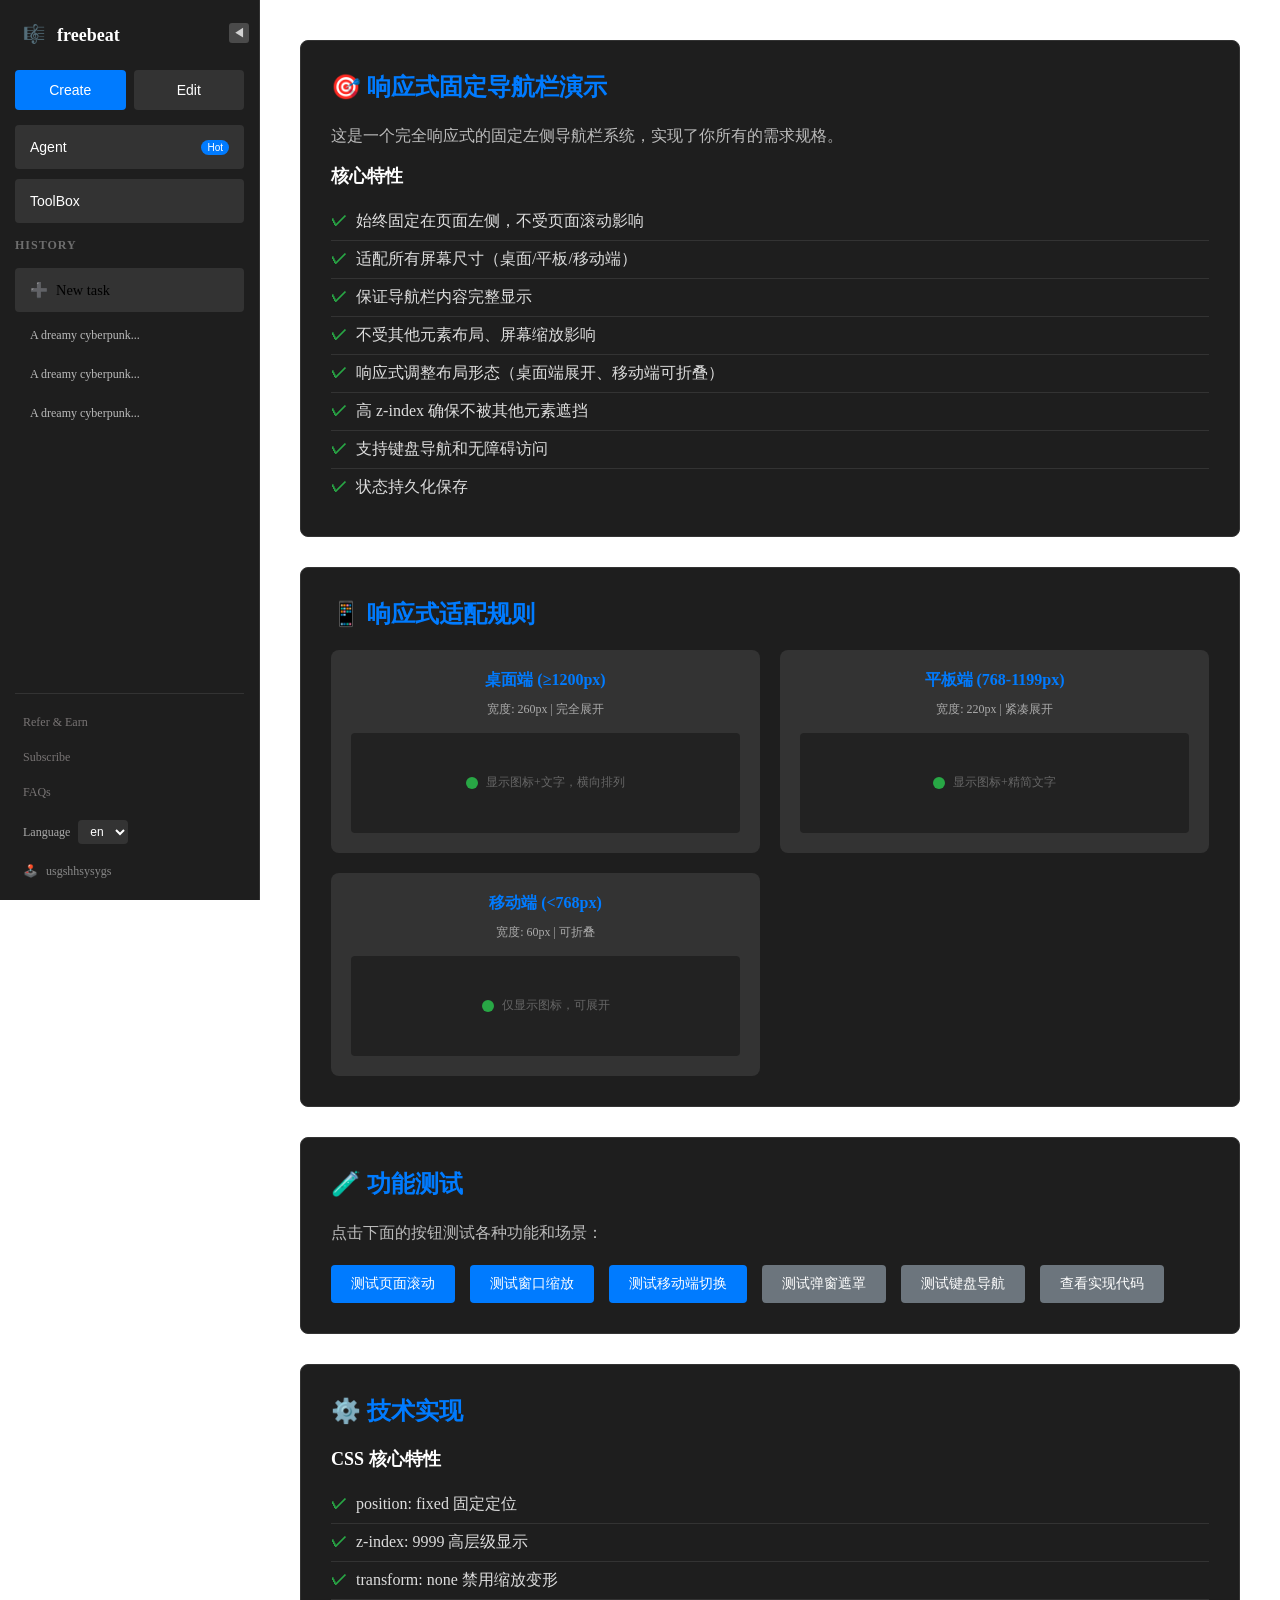
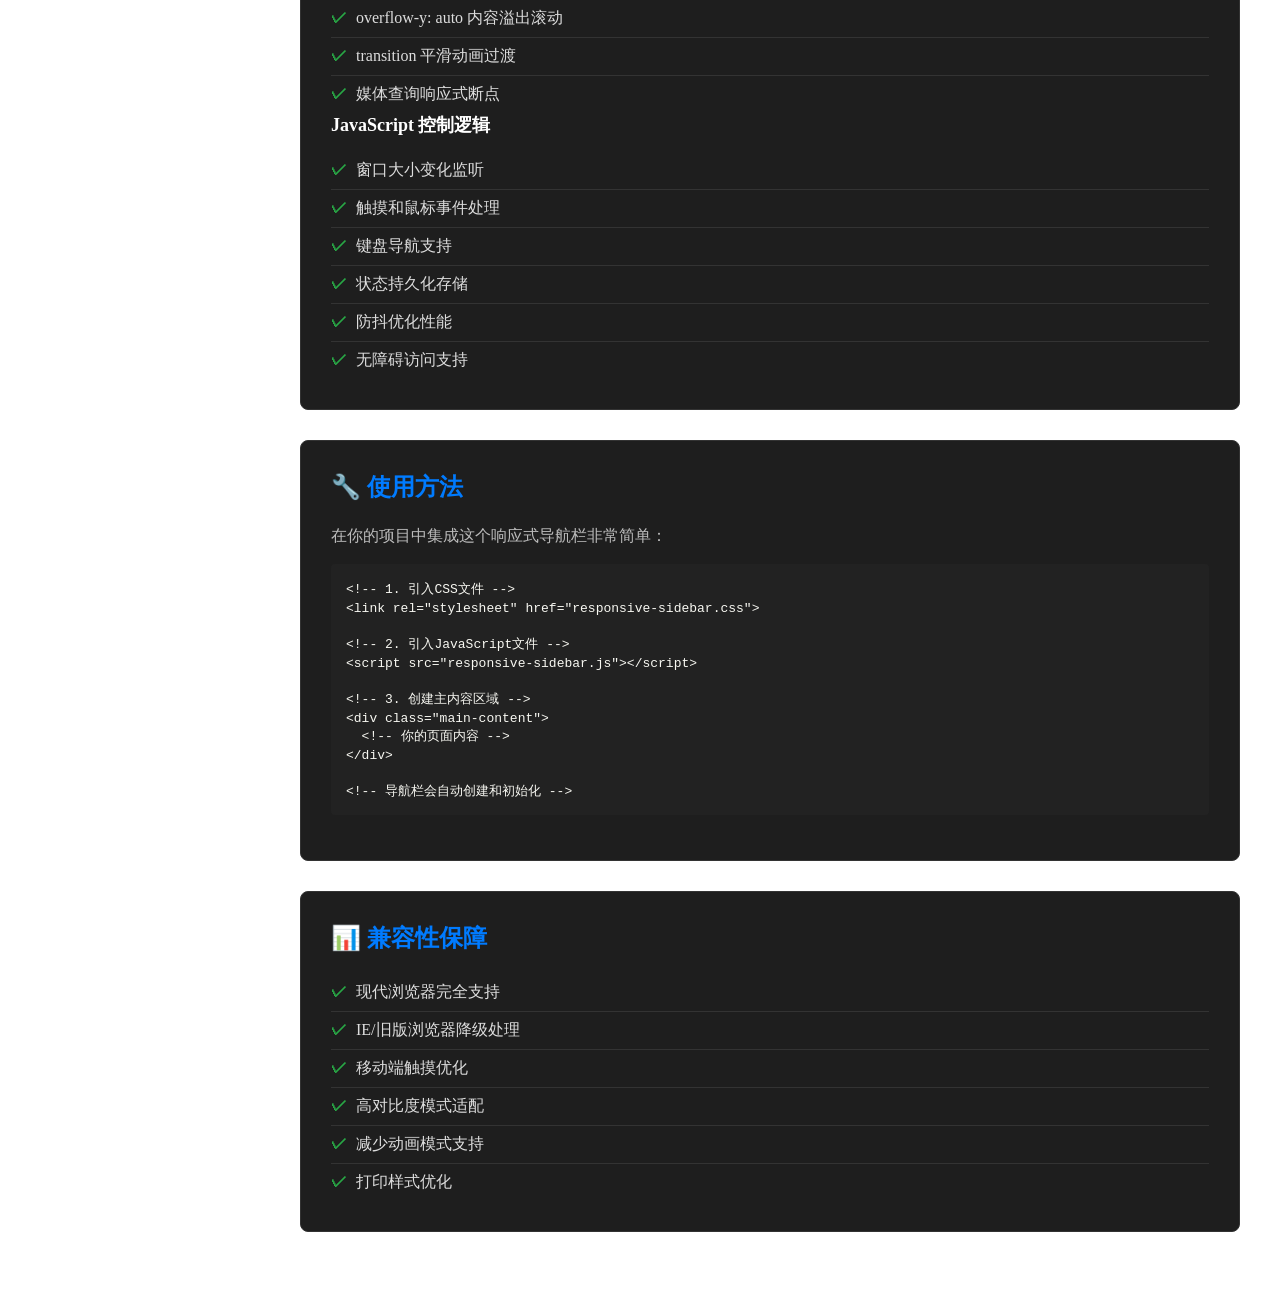
<file: demo-responsive.html>
<!DOCTYPE html>
<html lang="zh-CN">
<head>
    <meta charset="UTF-8">
    <meta name="viewport" content="width=device-width, initial-scale=1.0">
    <title>响应式导航栏演示 - Freebeat</title>
    <link rel="stylesheet" href="responsive-sidebar.css">
    <style>
        /* 演示页面特有样式 */
        .demo-content {
            padding: 20px;
            max-width: 1200px;
        }
        
        .demo-section {
            background-color: #1E1E1E;
            padding: 30px;
            border-radius: 8px;
            margin-bottom: 30px;
            border: 1px solid #333;
        }
        
        .demo-section h2 {
            color: #007bff;
            margin-bottom: 20px;
            font-size: 24px;
        }
        
        .demo-section h3 {
            color: #fff;
            margin-bottom: 15px;
            font-size: 18px;
        }
        
        .demo-section p {
            color: #bbb;
            line-height: 1.6;
            margin-bottom: 15px;
        }
        
        .feature-list {
            list-style: none;
            padding: 0;
        }
        
        .feature-list li {
            color: #ddd;
            padding: 8px 0;
            border-bottom: 1px solid #333;
            position: relative;
            padding-left: 25px;
        }
        
        .feature-list li:before {
            content: "✓";
            color: #28a745;
            font-weight: bold;
            position: absolute;
            left: 0;
        }
        
        .feature-list li:last-child {
            border-bottom: none;
        }
        
        .test-buttons {
            display: flex;
            gap: 15px;
            flex-wrap: wrap;
            margin-top: 20px;
        }
        
        .test-btn {
            background-color: #007bff;
            color: #fff;
            border: none;
            padding: 10px 20px;
            border-radius: 4px;
            cursor: pointer;
            font-size: 14px;
            transition: background-color 0.3s ease;
        }
        
        .test-btn:hover {
            background-color: #0056b3;
        }
        
        .test-btn.secondary {
            background-color: #6c757d;
        }
        
        .test-btn.secondary:hover {
            background-color: #545b62;
        }
        
        .responsive-demo {
            display: grid;
            grid-template-columns: repeat(auto-fit, minmax(300px, 1fr));
            gap: 20px;
            margin-top: 20px;
        }
        
        .device-preview {
            background-color: #333;
            padding: 20px;
            border-radius: 8px;
            text-align: center;
        }
        
        .device-preview h4 {
            color: #007bff;
            margin-bottom: 10px;
        }
        
        .device-preview .specs {
            color: #aaa;
            font-size: 12px;
            margin-bottom: 15px;
        }
        
        .device-preview .preview-box {
            background-color: #222;
            height: 100px;
            border-radius: 4px;
            display: flex;
            align-items: center;
            justify-content: center;
            color: #666;
            font-size: 12px;
        }
        
        .status-indicator {
            display: inline-block;
            width: 12px;
            height: 12px;
            border-radius: 50%;
            margin-right: 8px;
        }
        
        .status-indicator.active {
            background-color: #28a745;
        }
        
        .status-indicator.inactive {
            background-color: #dc3545;
        }
        
        .code-example {
            background-color: #222;
            padding: 15px;
            border-radius: 4px;
            margin: 15px 0;
            overflow-x: auto;
        }
        
        .code-example code {
            color: #f8f8f2;
            font-family: 'Courier New', monospace;
            font-size: 13px;
        }
        
        @media (max-width: 768px) {
            .demo-content {
                padding: 15px;
            }
            
            .demo-section {
                padding: 20px;
            }
            
            .test-buttons {
                flex-direction: column;
            }
            
            .test-btn {
                width: 100%;
            }
        }
    </style>
</head>
<body>
    <!-- 响应式导航栏将通过 JavaScript 自动创建 -->
    
    <div class="main-content">
        <div class="demo-content">
            <div class="demo-section">
                <h2>🎯 响应式固定导航栏演示</h2>
                <p>这是一个完全响应式的固定左侧导航栏系统，实现了你所有的需求规格。</p>
                
                <h3>核心特性</h3>
                <ul class="feature-list">
                    <li>始终固定在页面左侧，不受页面滚动影响</li>
                    <li>适配所有屏幕尺寸（桌面/平板/移动端）</li>
                    <li>保证导航栏内容完整显示</li>
                    <li>不受其他元素布局、屏幕缩放影响</li>
                    <li>响应式调整布局形态（桌面端展开、移动端可折叠）</li>
                    <li>高 z-index 确保不被其他元素遮挡</li>
                    <li>支持键盘导航和无障碍访问</li>
                    <li>状态持久化保存</li>
                </ul>
            </div>

            <div class="demo-section">
                <h2>📱 响应式适配规则</h2>
                <div class="responsive-demo">
                    <div class="device-preview">
                        <h4>桌面端 (≥1200px)</h4>
                        <div class="specs">宽度: 260px | 完全展开</div>
                        <div class="preview-box">
                            <span class="status-indicator active"></span>
                            显示图标+文字，横向排列
                        </div>
                    </div>
                    <div class="device-preview">
                        <h4>平板端 (768-1199px)</h4>
                        <div class="specs">宽度: 220px | 紧凑展开</div>
                        <div class="preview-box">
                            <span class="status-indicator active"></span>
                            显示图标+精简文字
                        </div>
                    </div>
                    <div class="device-preview">
                        <h4>移动端 (<768px)</h4>
                        <div class="specs">宽度: 60px | 可折叠</div>
                        <div class="preview-box">
                            <span class="status-indicator active"></span>
                            仅显示图标，可展开
                        </div>
                    </div>
                </div>
            </div>

            <div class="demo-section">
                <h2>🧪 功能测试</h2>
                <p>点击下面的按钮测试各种功能和场景：</p>
                
                <div class="test-buttons">
                    <button class="test-btn" onclick="testScrolling()">测试页面滚动</button>
                    <button class="test-btn" onclick="testResize()">测试窗口缩放</button>
                    <button class="test-btn" onclick="testMobileToggle()">测试移动端切换</button>
                    <button class="test-btn secondary" onclick="testModalOverlay()">测试弹窗遮罩</button>
                    <button class="test-btn secondary" onclick="testKeyboardNav()">测试键盘导航</button>
                    <button class="test-btn secondary" onclick="showImplementationCode()">查看实现代码</button>
                </div>
            </div>

            <div class="demo-section">
                <h2>⚙️ 技术实现</h2>
                <h3>CSS 核心特性</h3>
                <ul class="feature-list">
                    <li>position: fixed 固定定位</li>
                    <li>z-index: 9999 高层级显示</li>
                    <li>transform: none 禁用缩放变形</li>
                    <li>overflow-y: auto 内容溢出滚动</li>
                    <li>transition 平滑动画过渡</li>
                    <li>媒体查询响应式断点</li>
                </ul>

                <h3>JavaScript 控制逻辑</h3>
                <ul class="feature-list">
                    <li>窗口大小变化监听</li>
                    <li>触摸和鼠标事件处理</li>
                    <li>键盘导航支持</li>
                    <li>状态持久化存储</li>
                    <li>防抖优化性能</li>
                    <li>无障碍访问支持</li>
                </ul>
            </div>

            <div class="demo-section">
                <h2>🔧 使用方法</h2>
                <p>在你的项目中集成这个响应式导航栏非常简单：</p>
                
                <div class="code-example">
                    <code>
&lt;!-- 1. 引入CSS文件 --&gt;<br>
&lt;link rel="stylesheet" href="responsive-sidebar.css"&gt;<br><br>

&lt;!-- 2. 引入JavaScript文件 --&gt;<br>
&lt;script src="responsive-sidebar.js"&gt;&lt;/script&gt;<br><br>

&lt;!-- 3. 创建主内容区域 --&gt;<br>
&lt;div class="main-content"&gt;<br>
&nbsp;&nbsp;&lt;!-- 你的页面内容 --&gt;<br>
&lt;/div&gt;<br><br>

&lt;!-- 导航栏会自动创建和初始化 --&gt;
                    </code>
                </div>
            </div>

            <div class="demo-section">
                <h2>📊 兼容性保障</h2>
                <ul class="feature-list">
                    <li>现代浏览器完全支持</li>
                    <li>IE/旧版浏览器降级处理</li>
                    <li>移动端触摸优化</li>
                    <li>高对比度模式适配</li>
                    <li>减少动画模式支持</li>
                    <li>打印样式优化</li>
                </ul>
            </div>
        </div>
    </div>

    <script src="responsive-sidebar.js"></script>
    <script>
        // 测试功能
        function testScrolling() {
            window.scrollTo({ top: 1000, behavior: 'smooth' });
            setTimeout(() => {
                alert('导航栏是否保持固定在左侧？');
            }, 1000);
        }

        function testResize() {
            const currentWidth = window.innerWidth;
            alert(`当前窗口宽度: ${currentWidth}px\n请手动调整浏览器窗口大小，观察导航栏的响应式变化。`);
        }

        function testMobileToggle() {
            if (window.ResponsiveSidebarInstance) {
                if (window.innerWidth < 768) {
                    window.ResponsiveSidebarInstance.toggle();
                } else {
                    alert('请将浏览器窗口调整到移动端尺寸（<768px）后再测试。');
                }
            }
        }

        function testModalOverlay() {
            // 创建测试弹窗
            const overlay = document.createElement('div');
            overlay.style.cssText = `
                position: fixed;
                top: 0;
                left: 0;
                width: 100%;
                height: 100%;
                background-color: rgba(0, 0, 0, 0.8);
                z-index: 9998;
                display: flex;
                align-items: center;
                justify-content: center;
                color: white;
                font-size: 18px;
            `;
            overlay.innerHTML = '<div>测试弹窗 - 导航栏应该仍然可见<br><br><button onclick="this.parentElement.parentElement.remove()" style="padding: 10px 20px; background: #007bff; color: white; border: none; border-radius: 4px; cursor: pointer;">关闭</button></div>';
            document.body.appendChild(overlay);
        }

        function testKeyboardNav() {
            alert('请使用以下键盘快捷键测试：\n\n• ESC键：关闭移动端导航栏\n• Tab键：在导航栏按钮间切换\n• Enter/Space：激活按钮');
        }

        function showImplementationCode() {
            const codeWindow = window.open('', '_blank', 'width=800,height=600');
            codeWindow.document.write(`
                <html>
                <head>
                    <title>实现代码</title>
                    <style>
                        body { font-family: monospace; padding: 20px; background: #1e1e1e; color: #f8f8f2; }
                        pre { background: #2d2d2d; padding: 15px; border-radius: 4px; overflow: auto; }
                    </style>
                </head>
                <body>
                    <h2>响应式导航栏核心实现</h2>
                    <h3>CSS 核心样式</h3>
                    <pre>
.sidebar {
    position: fixed;
    top: 0;
    left: 0;
    height: 100vh;
    z-index: 9999;
    background-color: #1E1E1E;
    transform: none;
    overflow-y: auto;
    overflow-x: hidden;
    transition: width 0.3s ease;
    width: 260px; /* 桌面端默认 */
}

@media (max-width: 767px) {
    .sidebar {
        width: 60px;
        transform: translateX(-60px);
    }
    .sidebar.expanded {
        width: 240px;
        transform: translateX(0);
    }
}
                    </pre>
                    <h3>JavaScript 核心逻辑</h3>
                    <pre>
class ResponsiveSidebar {
    constructor() {
        this.isExpanded = false;
        this.isMobile = window.innerWidth < 768;
        this.init();
    }
    
    handleResize() {
        this.isMobile = window.innerWidth < 768;
        this.updateLayout();
    }
    
    toggle() {
        if (this.isMobile) {
            this.isExpanded ? this.collapse() : this.expand();
        }
    }
}
                    </pre>
                </body>
                </html>
            `);
        }

        // 页面加载完成后的初始化提示
        window.addEventListener('load', () => {
            setTimeout(() => {
                console.log('🎉 响应式导航栏已成功加载！');
                console.log('📱 请尝试调整浏览器窗口大小观察响应式效果');
                console.log('🔧 在移动端尺寸下点击左上角汉堡菜单按钮');
            }, 1000);
        });
    </script>
</body>
</html>
</file>
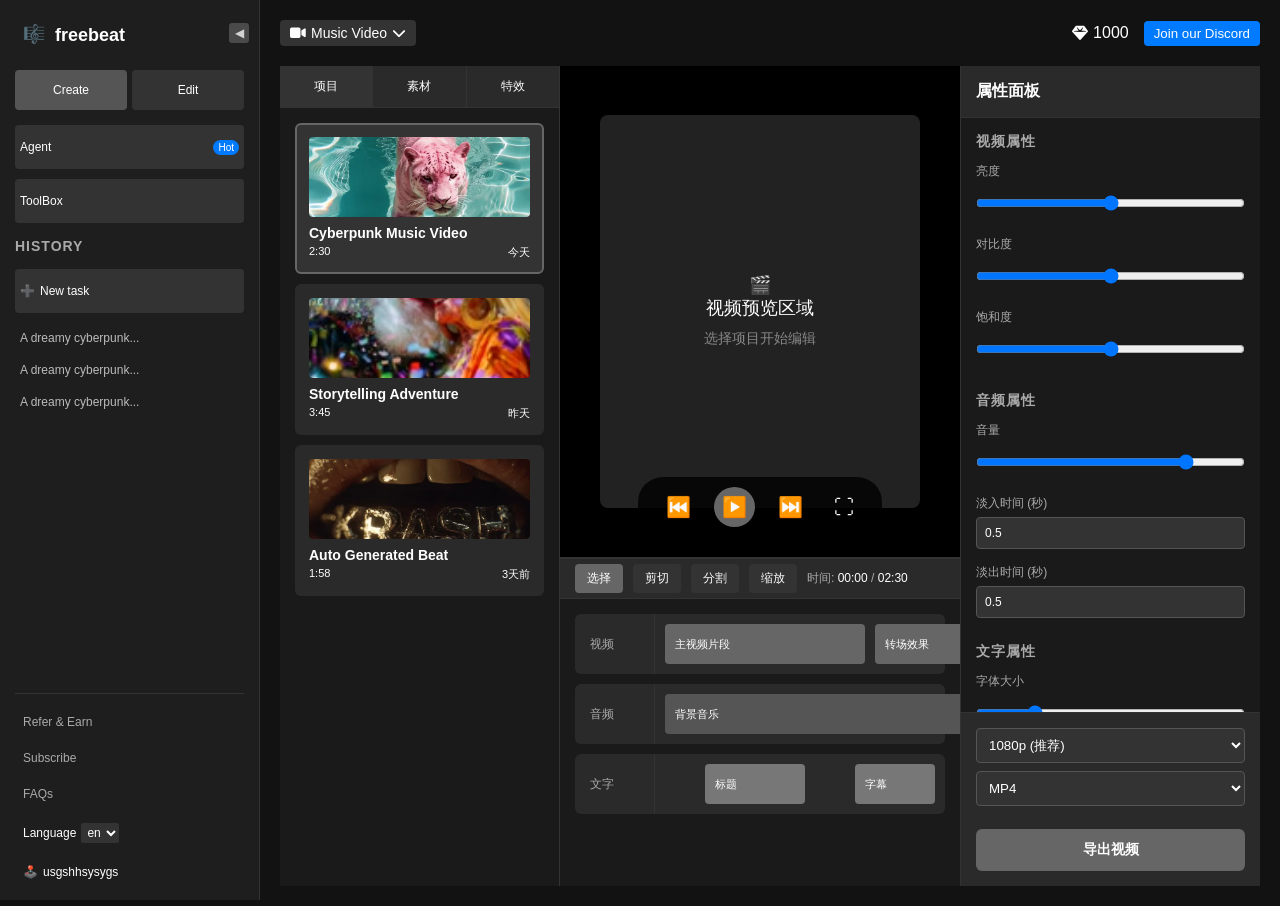
<file: edit.html>
<!DOCTYPE html>
<html lang="en">

<head>
    <meta charset="UTF-8">
    <meta name="viewport" content="width=device-width, initial-scale=1.0">
    <title>Freebeat - Video Editor</title>
    <style>
        /* Edit页面特有样式 */
        .edit-container {
            display: flex;
            height: calc(100vh - 80px);
            background-color: #0a0a0a;
            overflow: hidden;
        }

        /* 左侧面板 - 项目和素材 */
        .left-panel {
            width: 280px;
            background-color: #1a1a1a;
            border-right: 1px solid #333;
            display: flex;
            flex-direction: column;
            overflow: hidden;
        }

        .panel-tabs {
            display: flex;
            background-color: #2a2a2a;
            border-bottom: 1px solid #333;
        }

        .panel-tab {
            flex: 1;
            padding: 12px;
            text-align: center;
            font-size: 12px;
            cursor: pointer;
            border-right: 1px solid #333;
            transition: background-color 0.3s;
        }

        .panel-tab:last-child {
            border-right: none;
        }

        .panel-tab.active {
            background-color: #333;
        }

        .panel-tab:hover:not(.active) {
            background-color: #333;
        }

        .panel-content {
            flex: 1;
            padding: 15px;
            overflow-y: auto;
        }

        /* 自定义滚动条样式 - 左侧面板 */
        .panel-content::-webkit-scrollbar {
            width: 8px;
        }
        .panel-content::-webkit-scrollbar-track {
            background-color: #2a2a2a;
            border-radius: 4px;
        }
        .panel-content::-webkit-scrollbar-thumb {
            background-color: #555;
            border-radius: 4px;
            border: 1px solid #333;
        }
        .panel-content::-webkit-scrollbar-thumb:hover {
            background-color: #666;
        }
        /* Firefox 滚动条样式 - 左侧面板 */
        .panel-content {
            scrollbar-width: thin;
            scrollbar-color: #555 #2a2a2a;
        }

        /* 项目列表 */
        .project-list {
            display: flex;
            flex-direction: column;
            gap: 10px;
        }

        .project-item {
            background-color: #2a2a2a;
            border-radius: 6px;
            padding: 12px;
            cursor: pointer;
            transition: background-color 0.3s;
            border: 2px solid transparent;
        }

        .project-item:hover {
            background-color: #333;
        }

        .project-item.active {
            border-color: #666;
            background-color: #333;
        }

        .project-item .thumbnail {
            width: 100%;
            height: 80px;
            background-color: #444;
            border-radius: 4px;
            margin-bottom: 8px;
            background-size: cover;
            background-position: center;
        }

        .project-item .title {
            font-size: 14px;
            font-weight: bold;
            margin-bottom: 4px;
            white-space: nowrap;
            overflow: hidden;
            text-overflow: ellipsis;
        }

        .project-item .meta {
            font-size: 11px;
            color: #aaa;
            display: flex;
            justify-content: space-between;
        }

        /* 素材库 */
        .asset-grid {
            display: grid;
            grid-template-columns: repeat(2, 1fr);
            gap: 10px;
        }

        .asset-item {
            background-color: #2a2a2a;
            border-radius: 6px;
            padding: 10px;
            cursor: pointer;
            text-align: center;
            transition: background-color 0.3s;
        }

        .asset-item:hover {
            background-color: #333;
        }

        .asset-item .icon {
            width: 40px;
            height: 40px;
            background-color: #666;
            border-radius: 50%;
            margin: 0 auto 8px;
            display: flex;
            align-items: center;
            justify-content: center;
            font-size: 18px;
        }

        .asset-item .name {
            font-size: 12px;
        }

        /* 中央编辑区域 */
        .center-panel {
            flex: 1;
            display: flex;
            flex-direction: column;
            background-color: #121212;
        }

        /* 视频预览区 */
        .preview-area {
            height: 60%;
            background-color: #000;
            position: relative;
            display: flex;
            align-items: center;
            justify-content: center;
            border-bottom: 1px solid #333;
        }

        .video-preview {
            width: 80%;
            height: 80%;
            background-color: #222;
            border-radius: 8px;
            display: flex;
            align-items: center;
            justify-content: center;
            position: relative;
            overflow: hidden;
        }

        .video-preview .placeholder {
            color: #666;
            font-size: 18px;
            text-align: center;
        }

        .preview-controls {
            position: absolute;
            bottom: 20px;
            left: 50%;
            transform: translateX(-50%);
            display: flex;
            gap: 15px;
            background-color: rgba(0, 0, 0, 0.8);
            padding: 10px 20px;
            border-radius: 25px;
        }

        .control-btn {
            background: none;
            border: none;
            color: #fff;
            font-size: 20px;
            cursor: pointer;
            padding: 8px;
            border-radius: 50%;
            transition: background-color 0.3s;
        }

        .control-btn:hover {
            background-color: rgba(255, 255, 255, 0.2);
        }

        .control-btn.play {
            background-color: #666;
        }

        /* 时间轴编辑区 */
        .timeline-area {
            height: 40%;
            background-color: #1a1a1a;
            border-top: 1px solid #333;
            display: flex;
            flex-direction: column;
        }

        .timeline-header {
            height: 40px;
            background-color: #2a2a2a;
            display: flex;
            align-items: center;
            padding: 0 15px;
            border-bottom: 1px solid #333;
        }

        .timeline-tools {
            display: flex;
            gap: 10px;
            align-items: center;
        }

        .timeline-tool {
            background-color: #333;
            border: none;
            color: #fff;
            padding: 6px 12px;
            border-radius: 4px;
            font-size: 12px;
            cursor: pointer;
            transition: background-color 0.3s;
        }

        .timeline-tool:hover {
            background-color: #555;
        }

        .timeline-tool.active {
            background-color: #666;
        }

        .timeline-content {
            flex: 1;
            position: relative;
            overflow: auto;
        }

        /* 自定义滚动条样式 - 时间轴区域 */
        .timeline-content::-webkit-scrollbar {
            width: 8px;
            height: 8px;
        }
        .timeline-content::-webkit-scrollbar-track {
            background-color: #2a2a2a;
            border-radius: 4px;
        }
        .timeline-content::-webkit-scrollbar-thumb {
            background-color: #555;
            border-radius: 4px;
            border: 1px solid #333;
        }
        .timeline-content::-webkit-scrollbar-thumb:hover {
            background-color: #666;
        }
        .timeline-content::-webkit-scrollbar-corner {
            background-color: #2a2a2a;
        }
        /* Firefox 滚动条样式 - 时间轴区域 */
        .timeline-content {
            scrollbar-width: thin;
            scrollbar-color: #555 #2a2a2a;
        }

        .timeline-tracks {
            padding: 15px;
        }

        .track {
            height: 60px;
            background-color: #2a2a2a;
            margin-bottom: 10px;
            border-radius: 6px;
            position: relative;
            display: flex;
            align-items: center;
        }

        .track-label {
            width: 80px;
            padding: 0 15px;
            font-size: 12px;
            color: #aaa;
            border-right: 1px solid #333;
            height: 100%;
            display: flex;
            align-items: center;
        }

        .track-content {
            flex: 1;
            height: 100%;
            position: relative;
            padding: 10px;
        }

        .clip {
            height: 40px;
            background-color: #666;
            border-radius: 4px;
            position: absolute;
            top: 10px;
            display: flex;
            align-items: center;
            padding: 0 10px;
            font-size: 11px;
            cursor: pointer;
            transition: background-color 0.3s;
        }

        .clip:hover {
            background-color: #555;
        }

        .clip.audio {
            background-color: #555;
        }

        .clip.audio:hover {
            background-color: #444;
        }

        .clip.text {
            background-color: #777;
            color: #fff;
        }

        .clip.text:hover {
            background-color: #666;
        }

        /* 右侧属性面板 */
        .right-panel {
            width: 300px;
            background-color: #1a1a1a;
            border-left: 1px solid #333;
            display: flex;
            flex-direction: column;
            overflow: hidden;
        }

        .properties-header {
            padding: 15px;
            border-bottom: 1px solid #333;
            background-color: #2a2a2a;
        }

        .properties-title {
            font-size: 16px;
            font-weight: bold;
        }

        .properties-content {
            flex: 1;
            padding: 15px;
            overflow-y: auto;
        }

        /* 自定义滚动条样式 - 右侧属性面板 */
        .properties-content::-webkit-scrollbar {
            width: 8px;
        }
        .properties-content::-webkit-scrollbar-track {
            background-color: #2a2a2a;
            border-radius: 4px;
        }
        .properties-content::-webkit-scrollbar-thumb {
            background-color: #555;
            border-radius: 4px;
            border: 1px solid #333;
        }
        .properties-content::-webkit-scrollbar-thumb:hover {
            background-color: #666;
        }
        /* Firefox 滚动条样式 - 右侧属性面板 */
        .properties-content {
            scrollbar-width: thin;
            scrollbar-color: #555 #2a2a2a;
        }

        .property-group {
            margin-bottom: 25px;
        }

        .property-group h4 {
            font-size: 14px;
            color: #aaa;
            margin-bottom: 12px;
            text-transform: uppercase;
            letter-spacing: 1px;
        }

        .property-item {
            margin-bottom: 15px;
        }

        .property-label {
            font-size: 12px;
            color: #aaa;
            margin-bottom: 5px;
            display: block;
        }

        .property-input {
            width: 100%;
            background-color: #333;
            border: 1px solid #555;
            color: #fff;
            padding: 8px;
            border-radius: 4px;
            font-size: 12px;
        }

        .property-input:focus {
            outline: none;
            border-color: #666;
        }

        .property-slider {
            width: 100%;
            margin: 10px 0;
        }

        .color-picker {
            width: 100%;
            height: 40px;
            border: none;
            border-radius: 4px;
            cursor: pointer;
        }

        /* 导出面板 */
        .export-section {
            background-color: #2a2a2a;
            padding: 15px;
            border-top: 1px solid #333;
        }

        .export-btn {
            width: 100%;
            background-color: #666;
            color: #fff;
            border: none;
            padding: 12px;
            border-radius: 6px;
            font-size: 14px;
            font-weight: bold;
            cursor: pointer;
            transition: background-color 0.3s;
        }

        .export-btn:hover {
            background-color: #555;
        }

        .export-options {
            margin-bottom: 15px;
        }

        .export-options select {
            width: 100%;
            background-color: #333;
            border: 1px solid #555;
            color: #fff;
            padding: 8px;
            border-radius: 4px;
            margin-bottom: 8px;
        }

        /* 响应式适配 */
        @media (max-width: 1200px) {
            .left-panel {
                width: 250px;
            }

            .right-panel {
                width: 280px;
            }
        }

        @media (max-width: 768px) {
            .edit-container {
                flex-direction: column;
                height: auto;
            }

            .left-panel,
            .right-panel {
                width: 100%;
                height: 200px;
            }

            .center-panel {
                height: 400px;
            }

            .preview-area {
                height: 60%;
            }

            .timeline-area {
                height: 40%;
            }
        }
    </style>
</head>

<body>
    <script src="common.js"></script>
    <script>
        // 初始化公共组件
        CommonComponents.initCommon();

        // 页面加载完成后渲染组件
        document.addEventListener('DOMContentLoaded', function () {
            // 等待响应式导航栏初始化完成
            setTimeout(() => {
                // 确保主内容区域存在
                let mainContent = document.querySelector('.main-content');
                if (!mainContent) {
                    mainContent = document.createElement('div');
                    mainContent.className = 'main-content';
                    document.body.appendChild(mainContent);
                }

                // 渲染页面内容
                mainContent.innerHTML = `
                    ${CommonComponents.getTopNavHTML()}
                    
                    <!-- 编辑器主界面 -->
                    <div class="edit-container">
                        <!-- 左侧面板 -->
                        <div class="left-panel">
                            <div class="panel-tabs">
                                <div class="panel-tab active" data-tab="projects">项目</div>
                                <div class="panel-tab" data-tab="assets">素材</div>
                                <div class="panel-tab" data-tab="effects">特效</div>
                            </div>
                            <div class="panel-content">
                                <div id="projects-content" class="tab-content active">
                                    <div class="project-list">
                                        <div class="project-item active">
                                            <div class="thumbnail" style="background-image: url('public/img/palceholder (5).png');"></div>
                                            <div class="title">Cyberpunk Music Video</div>
                                            <div class="meta">
                                                <span>2:30</span>
                                                <span>今天</span>
                                            </div>
                                        </div>
                                        <div class="project-item">
                                            <div class="thumbnail" style="background-image: url('public/img/palceholder (6).png');"></div>
                                            <div class="title">Storytelling Adventure</div>
                                            <div class="meta">
                                                <span>3:45</span>
                                                <span>昨天</span>
                                            </div>
                                        </div>
                                        <div class="project-item">
                                            <div class="thumbnail" style="background-image: url('public/img/palceholder (4).png');"></div>
                                            <div class="title">Auto Generated Beat</div>
                                            <div class="meta">
                                                <span>1:58</span>
                                                <span>3天前</span>
                                            </div>
                                        </div>
                                    </div>
                                </div>
                                <div id="assets-content" class="tab-content" style="display: none;">
                                    <div class="asset-grid">
                                        <div class="asset-item" data-type="transition">
                                            <div class="icon">🎬</div>
                                            <div class="name">转场</div>
                                        </div>
                                        <div class="asset-item" data-type="filter">
                                            <div class="icon">🎨</div>
                                            <div class="name">滤镜</div>
                                        </div>
                                        <div class="asset-item" data-type="text">
                                            <div class="icon">📝</div>
                                            <div class="name">文字</div>
                                        </div>
                                        <div class="asset-item" data-type="music">
                                            <div class="icon">🎵</div>
                                            <div class="name">音效</div>
                                        </div>
                                        <div class="asset-item" data-type="sticker">
                                            <div class="icon">⭐</div>
                                            <div class="name">贴纸</div>
                                        </div>
                                        <div class="asset-item" data-type="background">
                                            <div class="icon">🌅</div>
                                            <div class="name">背景</div>
                                        </div>
                                    </div>
                                </div>
                                <div id="effects-content" class="tab-content" style="display: none;">
                                    <div class="asset-grid">
                                        <div class="asset-item" data-effect="blur">
                                            <div class="icon">🌫️</div>
                                            <div class="name">模糊</div>
                                        </div>
                                        <div class="asset-item" data-effect="glow">
                                            <div class="icon">✨</div>
                                            <div class="name">发光</div>
                                        </div>
                                        <div class="asset-item" data-effect="shake">
                                            <div class="icon">📳</div>
                                            <div class="name">震动</div>
                                        </div>
                                        <div class="asset-item" data-effect="zoom">
                                            <div class="icon">🔍</div>
                                            <div class="name">缩放</div>
                                        </div>
                                    </div>
                                </div>
                            </div>
                        </div>

                        <!-- 中央编辑区域 -->
                        <div class="center-panel">
                            <!-- 视频预览区 -->
                            <div class="preview-area">
                                <div class="video-preview">
                                    <div class="placeholder">
                                        <div>🎬</div>
                                        <div>视频预览区域</div>
                                        <div style="font-size: 14px; color: #888; margin-top: 10px;">选择项目开始编辑</div>
                                    </div>
                                </div>
                                <div class="preview-controls">
                                    <button class="control-btn" id="prev-frame">⏮️</button>
                                    <button class="control-btn play" id="play-pause">▶️</button>
                                    <button class="control-btn" id="next-frame">⏭️</button>
                                    <button class="control-btn" id="fullscreen">⛶</button>
                                </div>
                            </div>

                            <!-- 时间轴编辑区 -->
                            <div class="timeline-area">
                                <div class="timeline-header">
                                    <div class="timeline-tools">
                                        <button class="timeline-tool active" data-tool="select">选择</button>
                                        <button class="timeline-tool" data-tool="cut">剪切</button>
                                        <button class="timeline-tool" data-tool="split">分割</button>
                                        <button class="timeline-tool" data-tool="zoom">缩放</button>
                                        <div style="margin-left: auto; color: #aaa; font-size: 12px;">
                                            时间: <span id="current-time">00:00</span> / <span id="total-time">02:30</span>
                                        </div>
                                    </div>
                                </div>
                                <div class="timeline-content">
                                    <div class="timeline-tracks">
                                        <div class="track">
                                            <div class="track-label">视频</div>
                                            <div class="track-content">
                                                <div class="clip" style="left: 10px; width: 200px;">主视频片段</div>
                                                <div class="clip" style="left: 220px; width: 150px;">转场效果</div>
                                            </div>
                                        </div>
                                        <div class="track">
                                            <div class="track-label">音频</div>
                                            <div class="track-content">
                                                <div class="clip audio" style="left: 10px; width: 380px;">背景音乐</div>
                                            </div>
                                        </div>
                                        <div class="track">
                                            <div class="track-label">文字</div>
                                            <div class="track-content">
                                                <div class="clip text" style="left: 50px; width: 100px;">标题</div>
                                                <div class="clip text" style="left: 200px; width: 80px;">字幕</div>
                                            </div>
                                        </div>
                                    </div>
                                </div>
                            </div>
                        </div>

                        <!-- 右侧属性面板 -->
                        <div class="right-panel">
                            <div class="properties-header">
                                <div class="properties-title">属性面板</div>
                            </div>
                            <div class="properties-content">
                                <div class="property-group">
                                    <h4>视频属性</h4>
                                    <div class="property-item">
                                        <label class="property-label">亮度</label>
                                        <input type="range" class="property-slider" min="0" max="200" value="100">
                                    </div>
                                    <div class="property-item">
                                        <label class="property-label">对比度</label>
                                        <input type="range" class="property-slider" min="0" max="200" value="100">
                                    </div>
                                    <div class="property-item">
                                        <label class="property-label">饱和度</label>
                                        <input type="range" class="property-slider" min="0" max="200" value="100">
                                    </div>
                                </div>

                                <div class="property-group">
                                    <h4>音频属性</h4>
                                    <div class="property-item">
                                        <label class="property-label">音量</label>
                                        <input type="range" class="property-slider" min="0" max="100" value="80">
                                    </div>
                                    <div class="property-item">
                                        <label class="property-label">淡入时间 (秒)</label>
                                        <input type="number" class="property-input" value="0.5" step="0.1">
                                    </div>
                                    <div class="property-item">
                                        <label class="property-label">淡出时间 (秒)</label>
                                        <input type="number" class="property-input" value="0.5" step="0.1">
                                    </div>
                                </div>

                                <div class="property-group">
                                    <h4>文字属性</h4>
                                    <div class="property-item">
                                        <label class="property-label">字体大小</label>
                                        <input type="range" class="property-slider" min="12" max="72" value="24">
                                    </div>
                                    <div class="property-item">
                                        <label class="property-label">字体颜色</label>
                                        <input type="color" class="color-picker" value="#ffffff">
                                    </div>
                                    <div class="property-item">
                                        <label class="property-label">文字内容</label>
                                        <input type="text" class="property-input" placeholder="输入文字内容">
                                    </div>
                                </div>

                                <div class="property-group">
                                    <h4>位置和变换</h4>
                                    <div class="property-item">
                                        <label class="property-label">X 位置</label>
                                        <input type="number" class="property-input" value="0">
                                    </div>
                                    <div class="property-item">
                                        <label class="property-label">Y 位置</label>
                                        <input type="number" class="property-input" value="0">
                                    </div>
                                    <div class="property-item">
                                        <label class="property-label">缩放</label>
                                        <input type="range" class="property-slider" min="10" max="300" value="100">
                                    </div>
                                    <div class="property-item">
                                        <label class="property-label">旋转角度</label>
                                        <input type="range" class="property-slider" min="0" max="360" value="0">
                                    </div>
                                </div>
                            </div>

                            <!-- 导出面板 -->
                            <div class="export-section">
                                <div class="export-options">
                                    <select id="export-quality">
                                        <option value="1080p">1080p (推荐)</option>
                                        <option value="720p">720p</option>
                                        <option value="4k">4K</option>
                                    </select>
                                    <select id="export-format">
                                        <option value="mp4">MP4</option>
                                        <option value="mov">MOV</option>
                                        <option value="avi">AVI</option>
                                    </select>
                                </div>
                                <button class="export-btn" id="export-video">导出视频</button>
                            </div>
                        </div>
                    </div>
                `;

                // 初始化公共交互功能
                CommonComponents.initCommonInteractions();

                // 初始化编辑器功能
                initVideoEditor();
            }, 100);
        });

        // 视频编辑器功能
        function initVideoEditor() {
            // 面板标签切换
            initPanelTabs();

            // 项目选择
            initProjectSelection();

            // 素材和特效
            initAssetsAndEffects();

            // 播放控制
            initPlaybackControls();

            // 时间轴工具
            initTimelineTools();

            // 属性面板
            initPropertiesPanel();

            // 导出功能
            initExportFunction();
        }

        // 面板标签切换
        function initPanelTabs() {
            const tabs = document.querySelectorAll('.panel-tab');
            const contents = document.querySelectorAll('.tab-content');

            tabs.forEach(tab => {
                tab.addEventListener('click', () => {
                    const targetTab = tab.getAttribute('data-tab');

                    // 切换标签状态
                    tabs.forEach(t => t.classList.remove('active'));
                    tab.classList.add('active');

                    // 切换内容显示
                    contents.forEach(content => {
                        content.style.display = 'none';
                    });

                    const targetContent = document.getElementById(targetTab + '-content');
                    if (targetContent) {
                        targetContent.style.display = 'block';
                    }
                });
            });
        }

        // 项目选择
        function initProjectSelection() {
            const projectItems = document.querySelectorAll('.project-item');

            projectItems.forEach(item => {
                item.addEventListener('click', () => {
                    // 移除其他项目的选中状态
                    projectItems.forEach(p => p.classList.remove('active'));

                    // 选中当前项目
                    item.classList.add('active');

                    const title = item.querySelector('.title').textContent;
                    CommonComponents.ToastManager.show(`已加载项目: ${title}`, 'success');

                    // 更新预览区域
                    updateVideoPreview(title);
                });
            });
        }

        // 更新视频预览
        function updateVideoPreview(projectTitle) {
            const placeholder = document.querySelector('.video-preview .placeholder');
            placeholder.innerHTML = `
                <div>🎬</div>
                <div>${projectTitle}</div>
                <div style="font-size: 14px; color: #888; margin-top: 10px;">正在加载预览...</div>
            `;

            // 模拟加载
            setTimeout(() => {
                placeholder.innerHTML = `
                    <div style="width: 100%; height: 100%; background: linear-gradient(45deg, #666, #555); display: flex; align-items: center; justify-content: center; border-radius: 8px;">
                        <div style="text-align: center;">
                            <div style="font-size: 24px; margin-bottom: 10px;">▶️</div>
                            <div>${projectTitle}</div>
                            <div style="font-size: 12px; opacity: 0.8; margin-top: 5px;">点击播放预览</div>
                        </div>
                    </div>
                `;
            }, 1000);
        }

        // 素材和特效
        function initAssetsAndEffects() {
            const assetItems = document.querySelectorAll('.asset-item');

            assetItems.forEach(item => {
                item.addEventListener('click', () => {
                    const type = item.getAttribute('data-type') || item.getAttribute('data-effect');
                    const name = item.querySelector('.name').textContent;

                    CommonComponents.ToastManager.show(`已添加${name}到时间轴`, 'success');

                    // 模拟添加到时间轴
                    addToTimeline(type, name);
                });
            });
        }

        // 添加到时间轴
        function addToTimeline(type, name) {
            const tracks = document.querySelectorAll('.track-content');
            let targetTrack;

            // 根据类型选择轨道
            if (type === 'music' || type === 'audio') {
                targetTrack = tracks[1]; // 音频轨道
            } else if (type === 'text') {
                targetTrack = tracks[2]; // 文字轨道
            } else {
                targetTrack = tracks[0]; // 视频轨道
            }

            if (targetTrack) {
                const clip = document.createElement('div');
                clip.className = `clip ${type === 'music' ? 'audio' : type === 'text' ? 'text' : ''}`;
                clip.style.left = Math.random() * 200 + 'px';
                clip.style.width = '80px';
                clip.textContent = name;

                targetTrack.appendChild(clip);

                // 添加点击事件
                clip.addEventListener('click', () => {
                    selectClip(clip);
                });
            }
        }

        // 选择片段
        function selectClip(clip) {
            // 移除其他片段的选中状态
            document.querySelectorAll('.clip').forEach(c => {
                c.style.border = 'none';
            });

            // 选中当前片段
            clip.style.border = '2px solid #fff';

            CommonComponents.ToastManager.show(`已选择: ${clip.textContent}`, 'info');
        }

        // 播放控制
        function initPlaybackControls() {
            const playBtn = document.getElementById('play-pause');
            const prevBtn = document.getElementById('prev-frame');
            const nextBtn = document.getElementById('next-frame');
            const fullscreenBtn = document.getElementById('fullscreen');

            let isPlaying = false;

            playBtn.addEventListener('click', () => {
                isPlaying = !isPlaying;
                playBtn.textContent = isPlaying ? '⏸️' : '▶️';
                playBtn.style.backgroundColor = isPlaying ? '#555' : '#666';

                CommonComponents.ToastManager.show(isPlaying ? '开始播放' : '暂停播放', 'info');
            });

            prevBtn.addEventListener('click', () => {
                CommonComponents.ToastManager.show('上一帧', 'info');
            });

            nextBtn.addEventListener('click', () => {
                CommonComponents.ToastManager.show('下一帧', 'info');
            });

            fullscreenBtn.addEventListener('click', () => {
                CommonComponents.ToastManager.show('全屏预览', 'info');
            });
        }

        // 时间轴工具
        function initTimelineTools() {
            const tools = document.querySelectorAll('.timeline-tool');

            tools.forEach(tool => {
                tool.addEventListener('click', () => {
                    tools.forEach(t => t.classList.remove('active'));
                    tool.classList.add('active');

                    const toolName = tool.getAttribute('data-tool');
                    CommonComponents.ToastManager.show(`已切换到${tool.textContent}工具`, 'info');
                });
            });
        }

        // 属性面板
        function initPropertiesPanel() {
            const sliders = document.querySelectorAll('.property-slider');
            const inputs = document.querySelectorAll('.property-input');
            const colorPickers = document.querySelectorAll('.color-picker');

            sliders.forEach(slider => {
                slider.addEventListener('input', () => {
                    const label = slider.parentElement.querySelector('.property-label').textContent;
                    console.log(`${label}: ${slider.value}`);
                });
            });

            inputs.forEach(input => {
                input.addEventListener('change', () => {
                    const label = input.parentElement.querySelector('.property-label').textContent;
                    console.log(`${label}: ${input.value}`);
                });
            });

            colorPickers.forEach(picker => {
                picker.addEventListener('change', () => {
                    const label = picker.parentElement.querySelector('.property-label').textContent;
                    console.log(`${label}: ${picker.value}`);
                });
            });
        }

        // 导出功能
        function initExportFunction() {
            const exportBtn = document.getElementById('export-video');
            const qualitySelect = document.getElementById('export-quality');
            const formatSelect = document.getElementById('export-format');

            exportBtn.addEventListener('click', () => {
                const quality = qualitySelect.value;
                const format = formatSelect.value;

                // 创建导出进度弹窗
                const progressContent = `
                    <div style="text-align: center;">
                        <div id="export-status" style="margin-bottom: 20px;">
                            <h4 style="margin: 0 0 10px 0;">正在导出视频...</h4>
                            <p id="export-text" style="margin: 0; color: #aaa;">准备导出参数...</p>
                        </div>
                        <div class="progress-bar" style="margin: 20px 0;">
                            <div class="progress-fill" id="export-progress"></div>
                        </div>
                        <p id="export-percent" style="margin: 0;">0%</p>
                        <div style="margin-top: 15px; font-size: 12px; color: #666;">
                            格式: ${format.toUpperCase()} | 质量: ${quality}
                        </div>
                    </div>
                `;

                const modal = CommonComponents.ModalManager.create({
                    title: '导出视频',
                    content: progressContent,
                    width: '600px',
                    buttons: [
                        {
                            text: '取消导出',
                            type: 'secondary',
                            onClick: () => {
                                CommonComponents.ToastManager.show('导出已取消', 'warning');
                            }
                        }
                    ],
                    closable: false
                });

                // 模拟导出进度
                const progressFill = modal.querySelector('#export-progress');
                const progressPercent = modal.querySelector('#export-percent');
                const exportText = modal.querySelector('#export-text');

                const stages = [
                    '分析视频轨道...',
                    '处理音频轨道...',
                    '渲染特效...',
                    '编码视频...',
                    '优化文件...'
                ];

                let progress = 0;
                let stageIndex = 0;

                const interval = setInterval(() => {
                    progress += Math.random() * 8 + 2;

                    if (progress >= 100) {
                        progress = 100;
                        clearInterval(interval);

                        // 导出完成
                        setTimeout(() => {
                            modal.querySelector('.modal-content').innerHTML = `
                                <div style="text-align: center;">
                                    <div style="margin-bottom: 20px;">
                                        <div style="width: 60px; height: 60px; background-color: #666; border-radius: 50%; margin: 0 auto 15px; display: flex; align-items: center; justify-content: center; font-size: 24px;">✓</div>
                                        <h3 style="margin: 0 0 10px 0; color: #aaa;">导出完成！</h3>
                                        <p style="margin: 0; color: #aaa;">视频已成功导出到下载文件夹</p>
                                    </div>
                                    <div style="background-color: #333; padding: 15px; border-radius: 4px; margin: 15px 0;">
                                        <div style="font-size: 12px; color: #aaa; margin-bottom: 5px;">文件信息:</div>
                                        <div style="font-size: 14px;">video_export_${Date.now()}.${format}</div>
                                        <div style="font-size: 12px; color: #666; margin-top: 5px;">大小: 45.2 MB | 时长: 2:30</div>
                                    </div>
                                </div>
                            `;

                            // 更新按钮
                            const actions = modal.querySelector('.modal-actions');
                            actions.innerHTML = `
                                <button class="modal-btn secondary">关闭</button>
                                <button class="modal-btn primary" onclick="CommonComponents.ToastManager.show('正在打开文件夹...', 'info')">打开文件夹</button>
                            `;

                            modal.querySelector('.modal-btn.secondary').addEventListener('click', () => {
                                CommonComponents.ModalManager.close(modal);
                            });
                        }, 500);
                    } else {
                        // 更新阶段
                        const newStageIndex = Math.floor((progress / 100) * stages.length);
                        if (newStageIndex !== stageIndex && newStageIndex < stages.length) {
                            stageIndex = newStageIndex;
                            exportText.textContent = stages[stageIndex];
                        }
                    }

                    progressFill.style.width = progress + '%';
                    progressPercent.textContent = Math.round(progress) + '%';
                }, 300);
            });
        }
    </script>
</body>

</html>
</file>
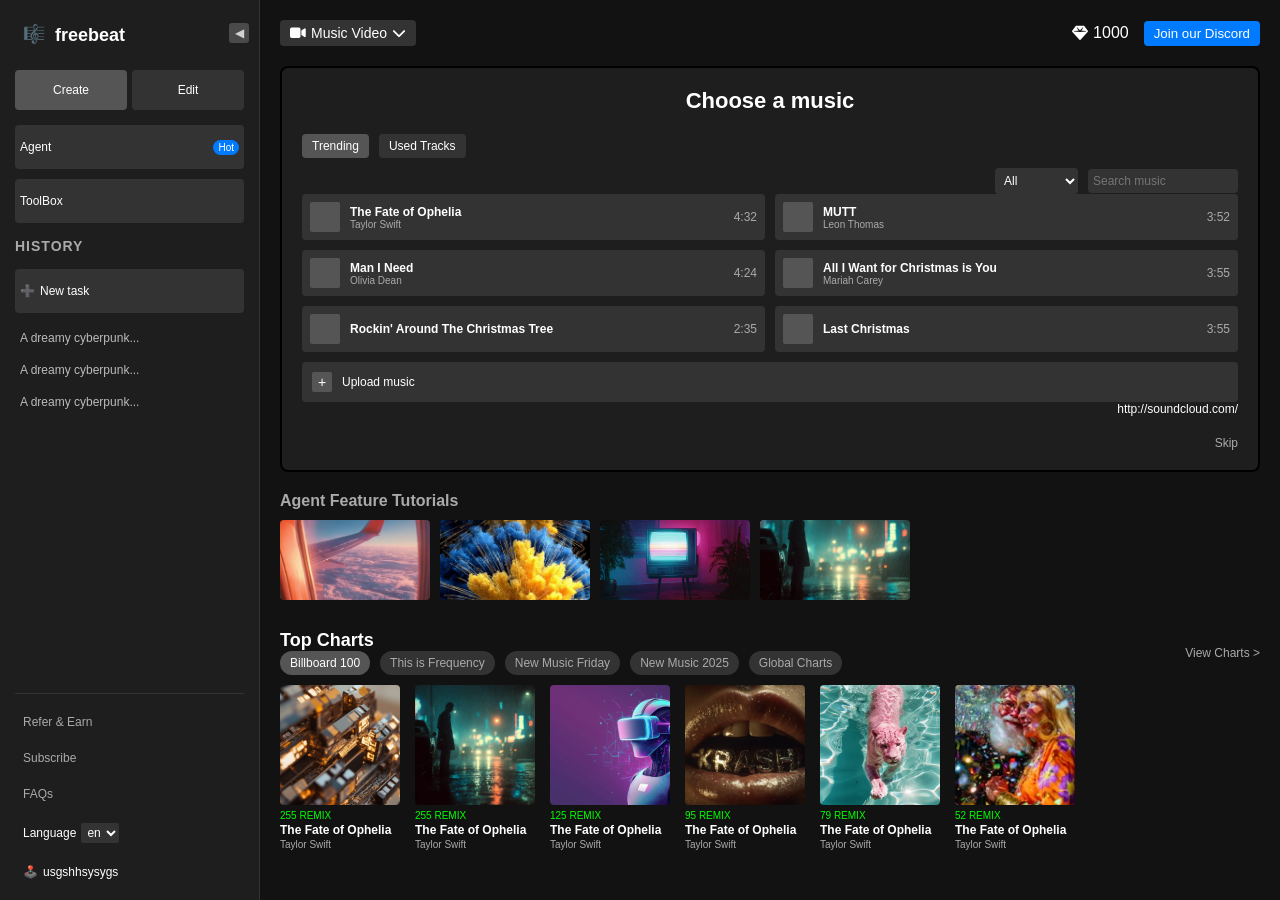
<file: music.html>
<!DOCTYPE html>
<html lang="en">
<head>
    <meta charset="UTF-8">
    <meta name="viewport" content="width=device-width, initial-scale=1.0">
    <title>Freebeat - Choose a Music</title>
    <style>
        /* 音乐选择区特有样式 */
        .music-selector {
            background-color: #1E1E1E;
            padding: 20px;
            border-radius: 8px;
            border: 2px solid #000;
            display: flex;
            flex-direction: column;
            gap: 20px;
        }
        .music-selector h2 {
            font-size: 22px;
            text-align: center;
        }
        .music-tabs {
            display: flex;
            gap: 10px;
            margin-bottom: 10px;
        }
        .music-tab {
            padding: 5px 10px;
            background-color: #333;
            border-radius: 4px;
            font-size: 12px;
            cursor: pointer;
        }
        .music-tab.active {
            background-color: #555;
        }
        .music-search {
            display: flex;
            align-items: center;
            gap: 10px;
            justify-content: flex-end;
        }
        .music-search select {
            background-color: #333;
            border: none;
            padding: 5px;
            border-radius: 4px;
            font-size: 12px;
        }
        .music-search input {
            background-color: #333;
            border: none;
            padding: 5px;
            border-radius: 4px;
            font-size: 12px;
            width: 150px;
        }
        .music-list {
            display: grid;
            grid-template-columns: repeat(2, 1fr);
            gap: 10px;
        }
        .music-item {
            background-color: #333;
            padding: 8px;
            border-radius: 4px;
            display: flex;
            align-items: center;
            gap: 10px;
            font-size: 12px;
            cursor: pointer;
        }
        .music-item:hover {
            background-color: #444;
        }
        .music-item.selected {
            background-color: #007bff !important;
            border: 2px solid #0056b3;
        }
        .music-item .img {
            width: 30px;
            height: 30px;
            background-color: #555;
            border-radius: 2px;
            background-size: cover;
            background-position: center;
        }
        .music-item .info {
            flex: 1;
        }
        .music-item .info .title {
            font-weight: bold;
        }
        .music-item .info .artist {
            color: #aaa;
            font-size: 10px;
        }
        .music-item .duration {
            color: #aaa;
        }
        .music-upload {
            display: flex;
            align-items: center;
            gap: 10px;
            padding: 10px;
            background-color: #333;
            border-radius: 4px;
            margin-top: 10px;
            font-size: 12px;
            cursor: pointer;
        }
        .music-upload:hover {
            background-color: #444;
        }
        .music-upload .plus {
            width: 20px;
            height: 20px;
            background-color: #555;
            border-radius: 2px;
            display: flex;
            align-items: center;
            justify-content: center;
            font-size: 14px;
        }
        .music-soundcloud {
            display: flex;
            align-items: center;
            gap: 10px;
            justify-content: flex-end;
            font-size: 12px;
            color: #aaa;
        }
        .music-selector .skip {
            text-align: right;
            font-size: 12px;
            color: #aaa;
            cursor: pointer;
        }
        .music-selector .skip:hover {
            color: #007bff;
        }
    </style>
</head>
<body>
    <script src="common.js"></script>
    <script>
        // 初始化公共组件
        CommonComponents.initCommon();
        
        // 页面加载完成后渲染组件
        document.addEventListener('DOMContentLoaded', function() {
            // 渲染侧边栏
            document.body.innerHTML = CommonComponents.getSidebarHTML() + `
                <div class="main-content">
                    ${CommonComponents.getTopNavHTML()}
                    
                    <!-- 音乐选择区域 -->
                    <div class="music-selector">
                        <h2>Choose a music</h2>
                        <div>
                            <div class="music-tabs">
                                <div class="music-tab active">Trending</div>
                                <div class="music-tab">Used Tracks</div>
                            </div>
                            <div class="music-search">
                                <select>
                                    <option>All</option>
                                    <option>Pop</option>
                                    <option>Rock</option>
                                    <option>Hip-Hop</option>
                                    <option>Electronic</option>
                                </select>
                                <input type="text" placeholder="Search music">
                            </div>
                            <div class="music-list">
                                <div class="music-item" data-title="The Fate of Ophelia" data-artist="Taylor Swift" data-duration="4:32">
                                    <div class="img"></div>
                                    <div class="info">
                                        <div class="title">The Fate of Ophelia</div>
                                        <div class="artist">Taylor Swift</div>
                                    </div>
                                    <div class="duration">4:32</div>
                                </div>
                                <div class="music-item" data-title="MUTT" data-artist="Leon Thomas" data-duration="3:52">
                                    <div class="img"></div>
                                    <div class="info">
                                        <div class="title">MUTT</div>
                                        <div class="artist">Leon Thomas</div>
                                    </div>
                                    <div class="duration">3:52</div>
                                </div>
                                <div class="music-item" data-title="Man I Need" data-artist="Olivia Dean" data-duration="4:24">
                                    <div class="img"></div>
                                    <div class="info">
                                        <div class="title">Man I Need</div>
                                        <div class="artist">Olivia Dean</div>
                                    </div>
                                    <div class="duration">4:24</div>
                                </div>
                                <div class="music-item" data-title="All I Want for Christmas is You" data-artist="Mariah Carey" data-duration="3:55">
                                    <div class="img"></div>
                                    <div class="info">
                                        <div class="title">All I Want for Christmas is You</div>
                                        <div class="artist">Mariah Carey</div>
                                    </div>
                                    <div class="duration">3:55</div>
                                </div>
                                <div class="music-item" data-title="Rockin' Around The Christmas Tree" data-artist="" data-duration="2:35">
                                    <div class="img"></div>
                                    <div class="info">
                                        <div class="title">Rockin' Around The Christmas Tree</div>
                                        <div class="artist"></div>
                                    </div>
                                    <div class="duration">2:35</div>
                                </div>
                                <div class="music-item" data-title="Last Christmas" data-artist="" data-duration="3:55">
                                    <div class="img"></div>
                                    <div class="info">
                                        <div class="title">Last Christmas</div>
                                        <div class="artist"></div>
                                    </div>
                                    <div class="duration">3:55</div>
                                </div>
                            </div>
                            <div class="music-upload">
                                <div class="plus">+</div>
                                <span>Upload music</span>
                            </div>
                            <div class="music-soundcloud">
                                <span>http://soundcloud.com/</span>
                            </div>
                        </div>
                        <div class="skip">Skip</div>
                    </div>

                    ${CommonComponents.getTutorialsHTML()}
                    ${CommonComponents.getChartsHTML()}
                </div>
            `;

            // 初始化公共交互功能
            CommonComponents.initCommonInteractions();
            
            // 初始化音乐选择功能
            initMusicSelector();
        });

        // 音乐选择功能
        function initMusicSelector() {
            const selectedStyle = localStorage.getItem('selectedStyle');
            if (selectedStyle) {
                console.log('选中的风格:', selectedStyle);
            }

            // 音乐标签切换功能 - 页面内无刷新切换
            const musicTabs = document.querySelectorAll('.music-tab');
            musicTabs.forEach(tab => {
                tab.addEventListener('click', function() {
                    musicTabs.forEach(t => t.classList.remove('active'));
                    this.classList.add('active');
                    
                    const tabName = this.textContent;
                    CommonComponents.ToastManager.show(`已切换到 ${tabName}`, 'info');
                    
                    // 这里可以添加实际的内容切换逻辑
                });
            });

            // 音乐类型筛选功能 - 页面内实时替换
            const genreSelect = document.querySelector('.music-search select');
            if (genreSelect) {
                genreSelect.addEventListener('change', function() {
                    const selectedGenre = this.value;
                    CommonComponents.ToastManager.show(`正在筛选 ${selectedGenre} 类型音乐`, 'info');
                    
                    // 模拟筛选结果为空的情况
                    if (selectedGenre === 'Electronic') {
                        // 显示暂无该类型音乐的静态提示
                        const musicList = document.querySelector('.music-list');
                        const originalContent = musicList.innerHTML;
                        musicList.innerHTML = '<div style="text-align: center; padding: 40px; color: #aaa;">暂无该类型音乐</div>';
                        
                        setTimeout(() => {
                            musicList.innerHTML = originalContent;
                            initMusicItems(); // 重新初始化音乐项目
                        }, 2000);
                    }
                });
            }

            // 音乐搜索功能
            const searchInput = document.querySelector('.music-search input');
            if (searchInput) {
                let searchTimeout;
                
                searchInput.addEventListener('input', function() {
                    clearTimeout(searchTimeout);
                    const query = this.value.trim();
                    
                    if (query.length > 2) {
                        searchTimeout = setTimeout(() => {
                            // 模拟搜索
                            console.log('搜索音乐：', query);
                            
                            // 模拟搜索结果为空
                            if (query.toLowerCase().includes('test')) {
                                CommonComponents.ModalManager.create({
                                    title: '无匹配结果',
                                    content: '<p style="margin: 0; line-height: 1.5;">未找到相关音乐，是否调整搜索关键词？</p>',
                                    width: '400px',
                                    buttons: [
                                        {
                                            text: '清空输入框',
                                            type: 'secondary',
                                            onClick: () => {
                                                searchInput.value = '';
                                            }
                                        },
                                        {
                                            text: '关闭',
                                            type: 'primary'
                                        }
                                    ]
                                });
                            }
                        }, 500);
                    }
                });
                
                searchInput.addEventListener('keypress', function(e) {
                    if (e.key === 'Enter') {
                        const query = this.value.trim();
                        if (query) {
                            CommonComponents.ToastManager.show(`搜索: ${query}`, 'info');
                        }
                    }
                });
            }

            // 初始化音乐项目
            initMusicItems();

            // Skip按钮功能
            const skipBtn = document.querySelector('.music-selector .skip');
            if (skipBtn) {
                skipBtn.addEventListener('click', function() {
                    localStorage.removeItem('selectedMusic');
                    window.location.href = 'create.html';
                });
            }

            // Upload music按钮功能 - 居中上传弹窗
            const uploadBtn = document.querySelector('.music-upload');
            if (uploadBtn) {
                uploadBtn.addEventListener('click', function() {
                    const uploadContent = `
                        <div style="display: flex; flex-direction: column; gap: 15px;">
                            <div style="border: 2px dashed #555; padding: 30px; text-align: center; border-radius: 4px;">
                                <p style="margin: 0 0 10px 0; color: #aaa;">选择音乐文件或拖拽到此处</p>
                                <input type="file" id="music-file" accept="audio/*" style="display: none;">
                                <button id="select-file" style="background-color: #007bff; color: white; border: none; padding: 8px 16px; border-radius: 4px; cursor: pointer;">选择文件</button>
                            </div>
                            <div id="upload-progress" style="display: none;">
                                <p style="margin: 0 0 10px 0;">上传进度:</p>
                                <div class="progress-bar">
                                    <div class="progress-fill" id="progress-fill"></div>
                                </div>
                                <p id="progress-text" style="margin: 10px 0 0 0; text-align: center;">0%</p>
                            </div>
                        </div>
                    `;

                    const modal = CommonComponents.ModalManager.create({
                        title: '上传本地音乐',
                        content: uploadContent,
                        width: '600px',
                        buttons: [
                            {
                                text: '取消',
                                type: 'secondary'
                            }
                        ],
                        closable: true
                    });

                    // 文件选择功能
                    const fileInput = modal.querySelector('#music-file');
                    const selectBtn = modal.querySelector('#select-file');
                    const progressDiv = modal.querySelector('#upload-progress');
                    const progressFill = modal.querySelector('#progress-fill');
                    const progressText = modal.querySelector('#progress-text');

                    selectBtn.addEventListener('click', () => {
                        fileInput.click();
                    });

                    fileInput.addEventListener('change', function(e) {
                        const file = e.target.files[0];
                        if (file) {
                            // 显示进度条
                            progressDiv.style.display = 'block';
                            
                            // 模拟上传进度
                            let progress = 0;
                            const interval = setInterval(() => {
                                progress += Math.random() * 15;
                                if (progress >= 100) {
                                    progress = 100;
                                    clearInterval(interval);
                                    
                                    // 上传完成
                                    setTimeout(() => {
                                        modal.querySelector('.modal-content').innerHTML = `
                                            <div style="text-align: center;">
                                                <p style="margin: 0 0 15px 0; color: #28a745;">✓ 上传完成</p>
                                                <p style="margin: 0 0 15px 0;">文件: ${file.name}</p>
                                                <p style="margin: 0;">是否使用该音乐？</p>
                                            </div>
                                        `;
                                        
                                        // 更新按钮
                                        const actions = modal.querySelector('.modal-actions');
                                        actions.innerHTML = `
                                            <button class="modal-btn secondary">取消</button>
                                            <button class="modal-btn primary" id="use-music">使用</button>
                                        `;
                                        
                                        // 使用音乐按钮
                                        modal.querySelector('#use-music').addEventListener('click', () => {
                                            const selectedMusic = {
                                                title: file.name.replace(/\.[^/.]+$/, ""),
                                                artist: '本地上传',
                                                duration: '未知'
                                            };
                                            localStorage.setItem('selectedMusic', JSON.stringify(selectedMusic));
                                            CommonComponents.ToastManager.show('已选择上传的音乐', 'success');
                                            CommonComponents.ModalManager.close(modal);
                                            setTimeout(() => {
                                                window.location.href = 'create.html';
                                            }, 1000);
                                        });
                                        
                                        modal.querySelector('.modal-btn.secondary').addEventListener('click', () => {
                                            CommonComponents.ModalManager.close(modal);
                                        });
                                    }, 500);
                                }
                                
                                progressFill.style.width = progress + '%';
                                progressText.textContent = Math.round(progress) + '%';
                            }, 200);
                        }
                    });
                });
            }

            // SoundCloud 导入功能 - 居中导入弹窗
            const soundcloudLink = document.querySelector('.music-soundcloud span');
            if (soundcloudLink) {
                soundcloudLink.style.cursor = 'pointer';
                soundcloudLink.addEventListener('click', function() {
                    const soundcloudContent = `
                        <div style="display: flex; flex-direction: column; gap: 15px;">
                            <p style="margin: 0;">请输入 SoundCloud 链接：</p>
                            <input type="url" id="soundcloud-url" placeholder="https://soundcloud.com/..." style="width: 100%; padding: 8px; background-color: #333; border: none; border-radius: 4px; color: #fff;">
                            <div id="verify-result" style="display: none;"></div>
                        </div>
                    `;

                    const modal = CommonComponents.ModalManager.create({
                        title: 'SoundCloud 导入',
                        content: soundcloudContent,
                        width: '600px',
                        buttons: [
                            {
                                text: '取消',
                                type: 'secondary'
                            },
                            {
                                text: '验证链接',
                                type: 'primary',
                                onClick: () => {
                                    const urlInput = modal.querySelector('#soundcloud-url');
                                    const url = urlInput.value.trim();
                                    const resultDiv = modal.querySelector('#verify-result');
                                    
                                    if (!url) {
                                        CommonComponents.ToastManager.show('请输入链接', 'warning');
                                        return false;
                                    }
                                    
                                    if (!url.includes('soundcloud.com')) {
                                        resultDiv.style.display = 'block';
                                        resultDiv.innerHTML = '<p style="margin: 0; color: #dc3545;">链接无效，请输入正确的 SoundCloud 链接</p>';
                                        return false;
                                    }
                                    
                                    // 模拟验证过程
                                    resultDiv.style.display = 'block';
                                    resultDiv.innerHTML = '<p style="margin: 0; color: #ffc107;">验证中...</p>';
                                    
                                    setTimeout(() => {
                                        // 模拟验证成功
                                        resultDiv.innerHTML = `
                                            <div style="padding: 15px; background-color: #333; border-radius: 4px;">
                                                <h4 style="margin: 0 0 10px 0; color: #28a745;">✓ 验证成功</h4>
                                                <p style="margin: 0 0 5px 0;"><strong>标题:</strong> Sample Track</p>
                                                <p style="margin: 0 0 5px 0;"><strong>艺术家:</strong> Sample Artist</p>
                                                <p style="margin: 0;"><strong>时长:</strong> 3:30</p>
                                            </div>
                                        `;
                                        
                                        // 更新按钮
                                        const actions = modal.querySelector('.modal-actions');
                                        actions.innerHTML = `
                                            <button class="modal-btn secondary">取消</button>
                                            <button class="modal-btn primary" id="import-music">导入使用</button>
                                        `;
                                        
                                        modal.querySelector('#import-music').addEventListener('click', () => {
                                            const selectedMusic = {
                                                title: 'Sample Track',
                                                artist: 'Sample Artist',
                                                duration: '3:30'
                                            };
                                            localStorage.setItem('selectedMusic', JSON.stringify(selectedMusic));
                                            CommonComponents.ToastManager.show('SoundCloud 音乐导入成功', 'success');
                                            CommonComponents.ModalManager.close(modal);
                                            setTimeout(() => {
                                                window.location.href = 'create.html';
                                            }, 1000);
                                        });
                                        
                                        modal.querySelector('.modal-btn.secondary').addEventListener('click', () => {
                                            CommonComponents.ModalManager.close(modal);
                                        });
                                    }, 2000);
                                    
                                    return false; // 不关闭弹窗
                                }
                            }
                        ]
                    });
                });
            }
        }

        // 音乐项目点击功能
        function initMusicItems() {
            const musicItems = document.querySelectorAll('.music-item');
            musicItems.forEach(item => {
                item.addEventListener('click', function() {
                    const title = this.getAttribute('data-title');
                    const artist = this.getAttribute('data-artist');
                    const duration = this.getAttribute('data-duration');

                    // 创建音乐详情弹窗
                    const musicDetailContent = `
                        <div style="display: flex; flex-direction: column; gap: 20px;">
                            <div style="display: flex; gap: 20px;">
                                <div style="width: 120px; height: 120px; background-color: #555; border-radius: 4px; flex-shrink: 0;"></div>
                                <div style="flex: 1;">
                                    <h3 style="margin: 0 0 10px 0;">${title}</h3>
                                    <p style="margin: 0 0 5px 0; color: #aaa;">艺术家: ${artist || '未知'}</p>
                                    <p style="margin: 0 0 5px 0; color: #aaa;">时长: ${duration}</p>
                                    <div style="display: flex; gap: 10px; align-items: center; margin-top: 15px;">
                                        <button id="play-preview" style="background-color: #007bff; color: white; border: none; padding: 6px 12px; border-radius: 4px; cursor: pointer;">▶ 试听</button>
                                        <span style="color: #aaa; font-size: 12px;">点击试听音乐</span>
                                    </div>
                                </div>
                            </div>
                        </div>
                    `;

                    const modal = CommonComponents.ModalManager.create({
                        title: '音乐详情',
                        content: musicDetailContent,
                        width: '700px',
                        buttons: [
                            {
                                text: '加入收藏',
                                type: 'secondary',
                                onClick: () => {
                                    CommonComponents.ToastManager.show('已加入收藏', 'success');
                                    return false; // 不关闭弹窗
                                }
                            },
                            {
                                text: '选择使用',
                                type: 'primary',
                                onClick: () => {
                                    // 保存选中的音乐信息
                                    const selectedMusic = {
                                        title: title,
                                        artist: artist || '未知',
                                        duration: duration
                                    };
                                    
                                    localStorage.setItem('selectedMusic', JSON.stringify(selectedMusic));
                                    CommonComponents.ToastManager.show('已选择该音乐', 'success');
                                    
                                    // 跳转到创作页面
                                    setTimeout(() => {
                                        window.location.href = 'create.html';
                                    }, 1000);
                                }
                            },
                            {
                                text: '关闭',
                                type: 'secondary'
                            }
                        ]
                    });

                    // 试听功能
                    const playBtn = modal.querySelector('#play-preview');
                    let isPlaying = false;
                    playBtn.addEventListener('click', () => {
                        if (!isPlaying) {
                            isPlaying = true;
                            playBtn.textContent = '⏸ 暂停';
                            CommonComponents.ToastManager.show('正在播放...', 'info');
                        } else {
                            isPlaying = false;
                            playBtn.textContent = '▶ 试听';
                            CommonComponents.ToastManager.show('已暂停', 'info');
                        }
                    });
                });
            });
        }
    </script>
</body>
</html>
</file>
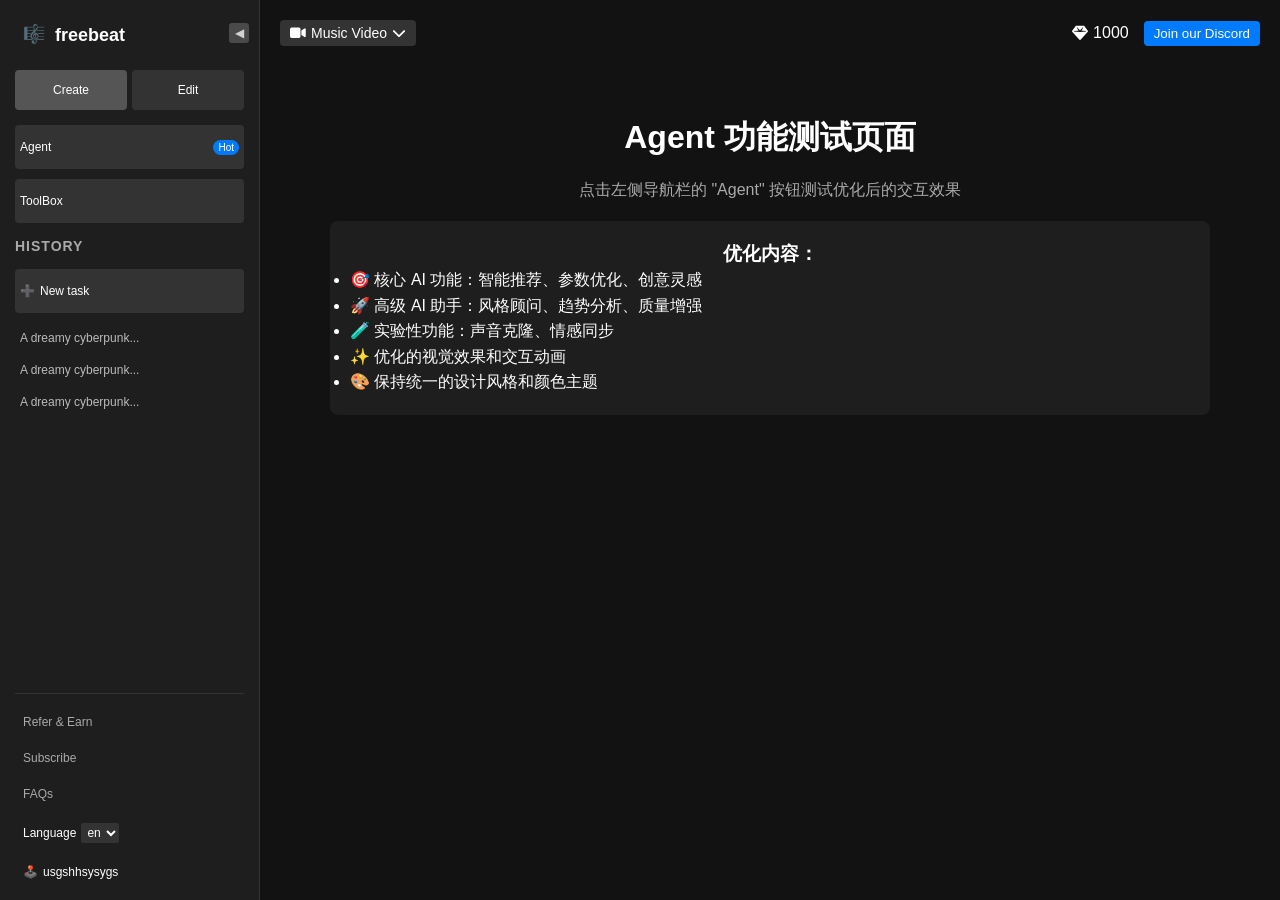
<file: test-agent.html>
<!DOCTYPE html>
<html lang="en">
<head>
    <meta charset="UTF-8">
    <meta name="viewport" content="width=device-width, initial-scale=1.0">
    <title>Agent 功能测试</title>
</head>
<body>
    <script src="common.js"></script>
    <script>
        // 初始化公共组件
        CommonComponents.initCommon();

        // 页面加载完成后渲染组件
        document.addEventListener('DOMContentLoaded', function () {
            // 等待响应式导航栏初始化完成
            setTimeout(() => {
                // 确保主内容区域存在
                let mainContent = document.querySelector('.main-content');
                if (!mainContent) {
                    mainContent = document.createElement('div');
                    mainContent.className = 'main-content';
                    document.body.appendChild(mainContent);
                }

                // 渲染测试页面内容
                mainContent.innerHTML = `
                    ${CommonComponents.getTopNavHTML()}
                    
                    <div style="text-align: center; padding: 50px;">
                        <h1>Agent 功能测试页面</h1>
                        <p style="color: #aaa; margin: 20px 0;">点击左侧导航栏的 "Agent" 按钮测试优化后的交互效果</p>
                        <div style="background-color: #1E1E1E; padding: 20px; border-radius: 8px; margin: 20px 0;">
                            <h3>优化内容：</h3>
                            <ul style="text-align: left; color: #bbb; line-height: 1.6;">
                                <li>🎯 核心 AI 功能：智能推荐、参数优化、创意灵感</li>
                                <li>🚀 高级 AI 助手：风格顾问、趋势分析、质量增强</li>
                                <li>🧪 实验性功能：声音克隆、情感同步</li>
                                <li>✨ 优化的视觉效果和交互动画</li>
                                <li>🎨 保持统一的设计风格和颜色主题</li>
                            </ul>
                        </div>
                    </div>
                `;

                // 初始化公共交互功能
                CommonComponents.initCommonInteractions();
            }, 100);
        });
    </script>
</body>
</html>
</file>
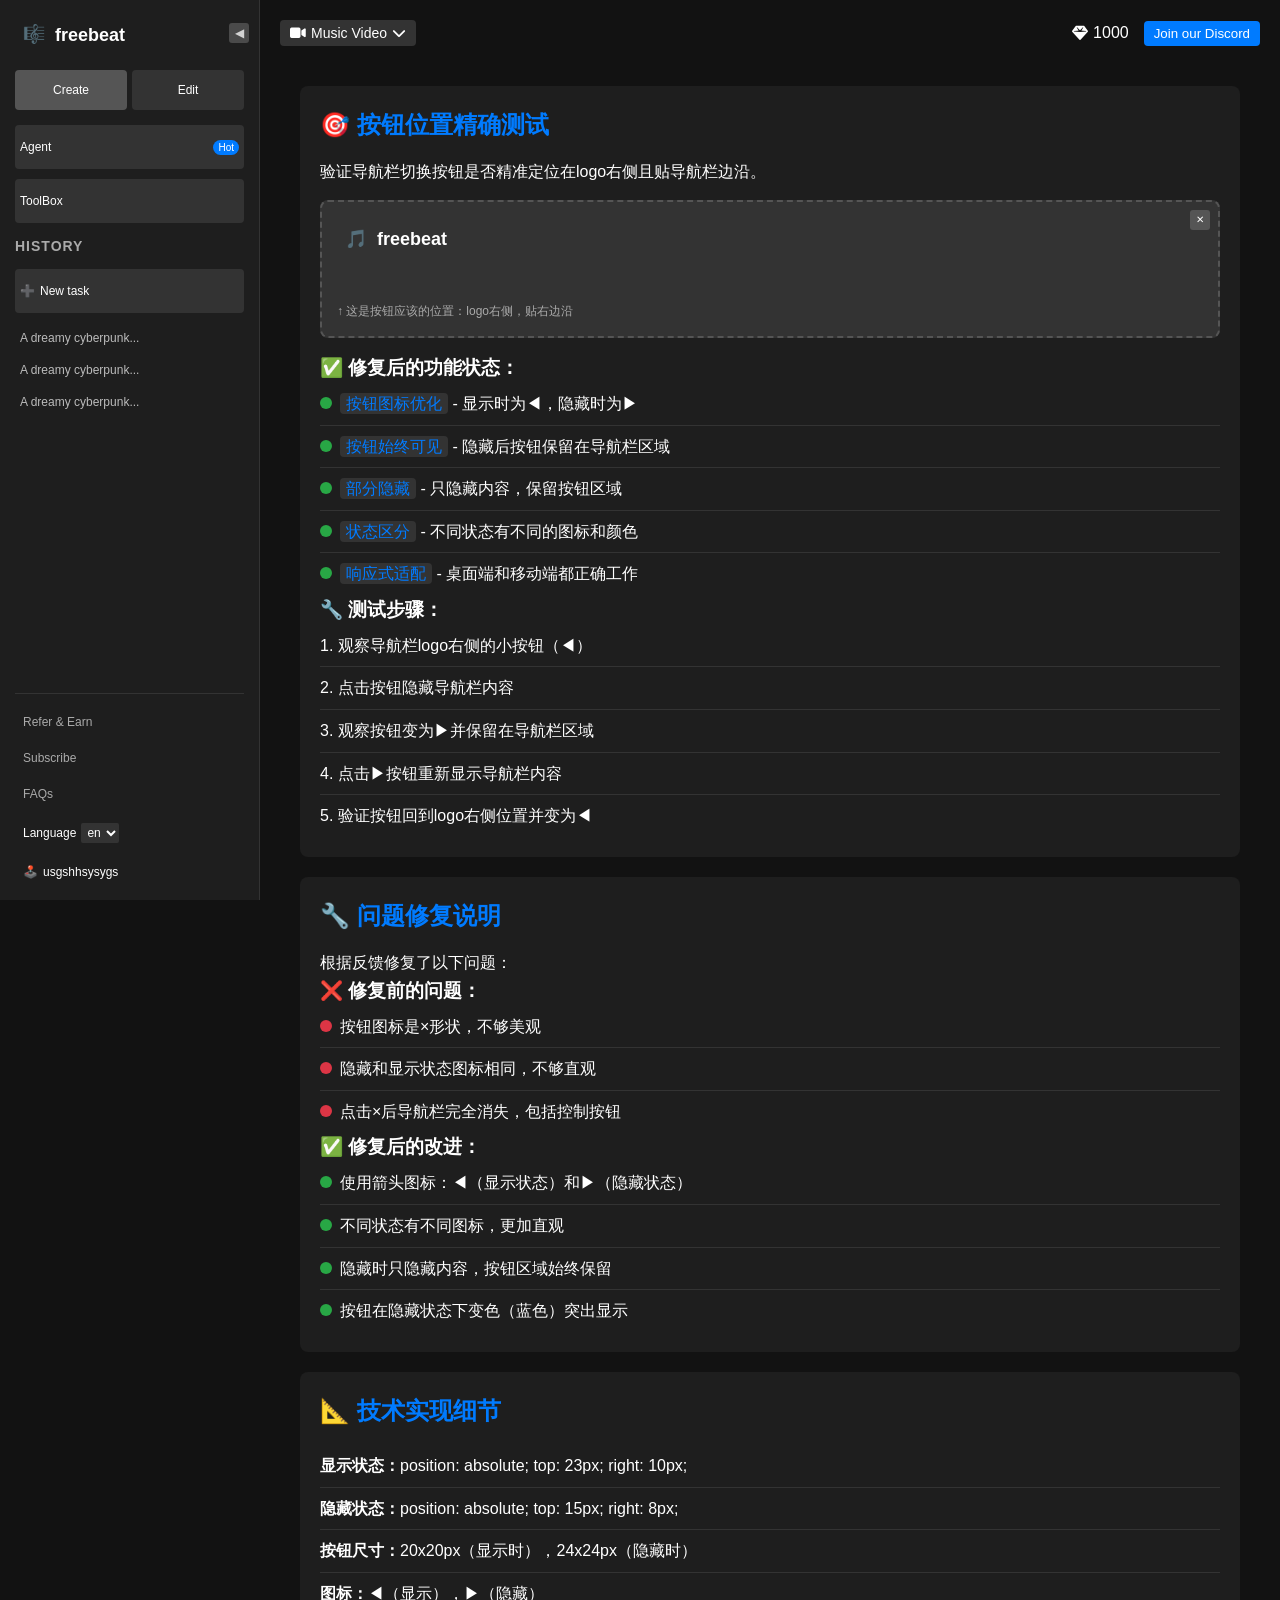
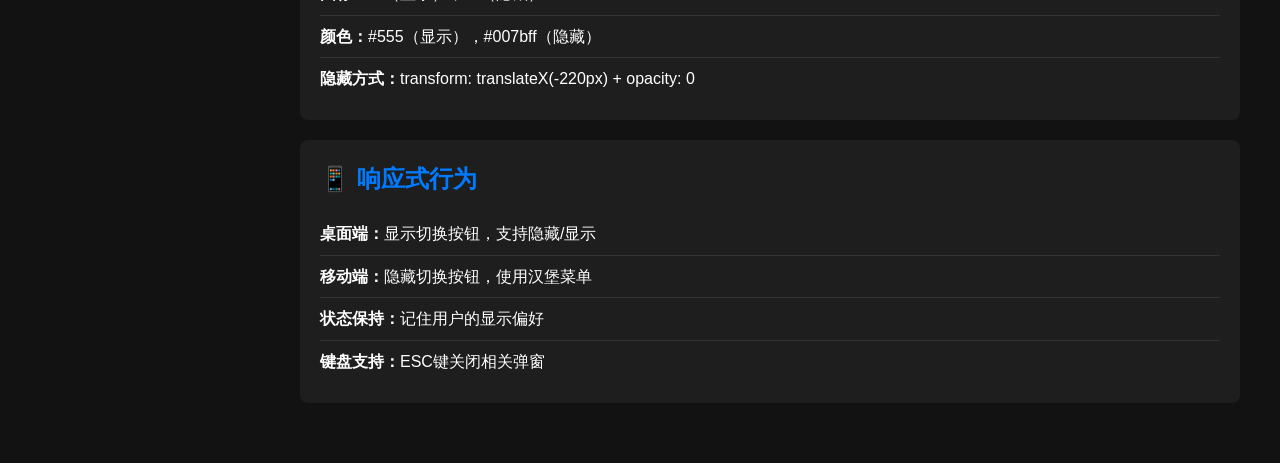
<file: test-navigation.html>
<!DOCTYPE html>
<html lang="en">

<head>
    <meta charset="UTF-8">
    <meta name="viewport" content="width=device-width, initial-scale=1.0">
    <title>导航栏按钮位置测试</title>
    <style>
        body {
            margin: 0;
            padding: 0;
            background-color: #121212;
            color: #fff;
            font-family: Arial, sans-serif;
        }

        .test-content {
            padding: 20px;
            line-height: 1.6;
        }

        .test-section {
            background-color: #1E1E1E;
            padding: 20px;
            margin-bottom: 20px;
            border-radius: 8px;
        }

        .test-section h2 {
            color: #007bff;
            margin-bottom: 15px;
        }

        .feature-list {
            list-style: none;
            padding: 0;
        }

        .feature-list li {
            padding: 8px 0;
            border-bottom: 1px solid #333;
        }

        .feature-list li:last-child {
            border-bottom: none;
        }

        .highlight {
            background-color: #333;
            padding: 2px 6px;
            border-radius: 4px;
            color: #007bff;
        }

        .status-indicator {
            display: inline-block;
            width: 12px;
            height: 12px;
            border-radius: 50%;
            margin-right: 8px;
        }

        .status-success {
            background-color: #28a745;
        }

        .status-warning {
            background-color: #ffc107;
        }

        .button-demo {
            background-color: #333;
            padding: 15px;
            border-radius: 8px;
            margin: 15px 0;
            position: relative;
            border: 2px dashed #555;
        }

        .demo-button {
            position: absolute;
            top: 8px;
            right: 8px;
            width: 20px;
            height: 20px;
            background-color: #555;
            border: none;
            color: #fff;
            border-radius: 3px;
            font-size: 10px;
            cursor: pointer;
        }

        .demo-logo {
            display: flex;
            align-items: center;
            gap: 10px;
            font-size: 18px;
            font-weight: bold;
            padding: 8px;
        }
    </style>
</head>

<body>
    <script src="common.js"></script>
    <script>
        // 初始化公共组件
        CommonComponents.initCommon();

        // 页面加载完成后渲染组件
        document.addEventListener('DOMContentLoaded', function () {
            // 等待响应式导航栏初始化完成
            setTimeout(() => {
                // 确保主内容区域存在
                let mainContent = document.querySelector('.main-content');
                if (!mainContent) {
                    mainContent = document.createElement('div');
                    mainContent.className = 'main-content';
                    document.body.appendChild(mainContent);
                }

                // 渲染页面内容
                mainContent.innerHTML = `
                    ${CommonComponents.getTopNavHTML()}
                    
                    <div class="test-content">
                        <div class="test-section">
                            <h2>🎯 按钮位置精确测试</h2>
                            <p>验证导航栏切换按钮是否精准定位在logo右侧且贴导航栏边沿。</p>
                            
                            <div class="button-demo">
                                <div class="demo-logo">
                                    <span>🎵</span>
                                    <span>freebeat</span>
                                </div>
                                <button class="demo-button">✕</button>
                                <p style="margin: 40px 0 0 0; font-size: 12px; color: #aaa;">
                                    ↑ 这是按钮应该的位置：logo右侧，贴右边沿
                                </p>
                            </div>
                            
                            <h3>✅ 修复后的功能状态：</h3>
                            <ul class="feature-list">
                                <li><span class="status-indicator status-success"></span><span class="highlight">按钮图标优化</span> - 显示时为◀，隐藏时为▶</li>
                                <li><span class="status-indicator status-success"></span><span class="highlight">按钮始终可见</span> - 隐藏后按钮保留在导航栏区域</li>
                                <li><span class="status-indicator status-success"></span><span class="highlight">部分隐藏</span> - 只隐藏内容，保留按钮区域</li>
                                <li><span class="status-indicator status-success"></span><span class="highlight">状态区分</span> - 不同状态有不同的图标和颜色</li>
                                <li><span class="status-indicator status-success"></span><span class="highlight">响应式适配</span> - 桌面端和移动端都正确工作</li>
                            </ul>
                            
                            <h3>🔧 测试步骤：</h3>
                            <ul class="feature-list">
                                <li>1. 观察导航栏logo右侧的小按钮（◀）</li>
                                <li>2. 点击按钮隐藏导航栏内容</li>
                                <li>3. 观察按钮变为▶并保留在导航栏区域</li>
                                <li>4. 点击▶按钮重新显示导航栏内容</li>
                                <li>5. 验证按钮回到logo右侧位置并变为◀</li>
                            </ul>
                        </div>
                        
                        <div class="test-section">
                            <h2>🔧 问题修复说明</h2>
                            <p>根据反馈修复了以下问题：</p>
                            
                            <h3>❌ 修复前的问题：</h3>
                            <ul class="feature-list">
                                <li><span class="status-indicator" style="background-color: #dc3545;"></span>按钮图标是×形状，不够美观</li>
                                <li><span class="status-indicator" style="background-color: #dc3545;"></span>隐藏和显示状态图标相同，不够直观</li>
                                <li><span class="status-indicator" style="background-color: #dc3545;"></span>点击×后导航栏完全消失，包括控制按钮</li>
                            </ul>
                            
                            <h3>✅ 修复后的改进：</h3>
                            <ul class="feature-list">
                                <li><span class="status-indicator status-success"></span>使用箭头图标：◀（显示状态）和▶（隐藏状态）</li>
                                <li><span class="status-indicator status-success"></span>不同状态有不同图标，更加直观</li>
                                <li><span class="status-indicator status-success"></span>隐藏时只隐藏内容，按钮区域始终保留</li>
                                <li><span class="status-indicator status-success"></span>按钮在隐藏状态下变色（蓝色）突出显示</li>
                            </ul>
                        </div>
                        
                        <div class="test-section">
                            <h2>📐 技术实现细节</h2>
                            <ul class="feature-list">
                                <li><strong>显示状态：</strong>position: absolute; top: 23px; right: 10px;</li>
                                <li><strong>隐藏状态：</strong>position: absolute; top: 15px; right: 8px;</li>
                                <li><strong>按钮尺寸：</strong>20x20px（显示时），24x24px（隐藏时）</li>
                                <li><strong>图标：</strong>◀（显示），▶（隐藏）</li>
                                <li><strong>颜色：</strong>#555（显示），#007bff（隐藏）</li>
                                <li><strong>隐藏方式：</strong>transform: translateX(-220px) + opacity: 0</li>
                            </ul>
                        </div>
                        
                        <div class="test-section">
                            <h2>📱 响应式行为</h2>
                            <ul class="feature-list">
                                <li><strong>桌面端：</strong>显示切换按钮，支持隐藏/显示</li>
                                <li><strong>移动端：</strong>隐藏切换按钮，使用汉堡菜单</li>
                                <li><strong>状态保持：</strong>记住用户的显示偏好</li>
                                <li><strong>键盘支持：</strong>ESC键关闭相关弹窗</li>
                            </ul>
                        </div>
                    </div>
                `;

                // 初始化公共交互功能
                CommonComponents.initCommonInteractions();

                // 添加实时状态检测
                setInterval(() => {
                    const sidebar = document.querySelector('.sidebar');
                    const toggleBtn = document.querySelector('.sidebar-toggle-desktop');
                    if (sidebar && toggleBtn) {
                        const isHidden = sidebar.classList.contains('hidden');
                        const icon = toggleBtn.querySelector('#toggle-icon');
                        if (icon) {
                            console.log('导航栏状态:', isHidden ? '隐藏' : '显示', '按钮图标:', icon.textContent);
                        }
                    }
                }, 2000);
            }, 100);
        });
    </script>
</body>

</html>
</file>
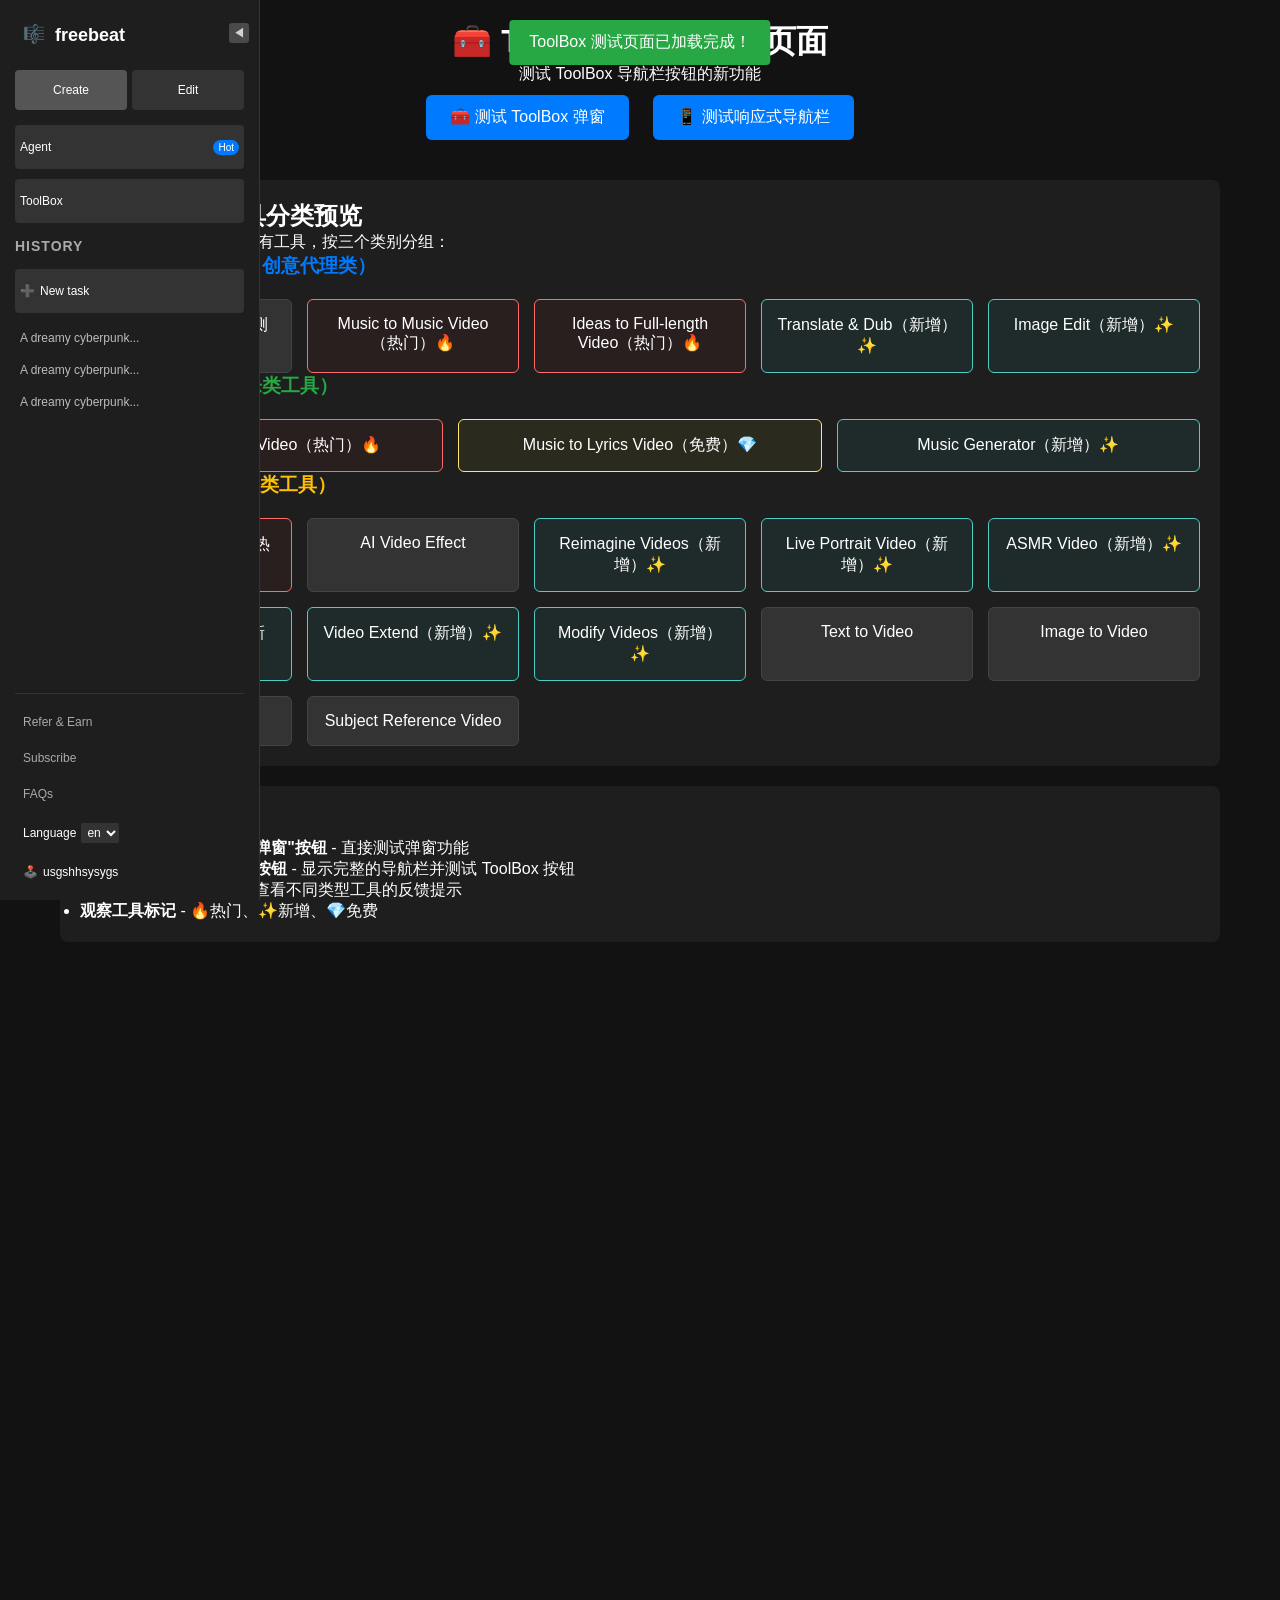
<file: toolbox-test.html>
<!DOCTYPE html>
<html lang="zh-CN">
<head>
    <meta charset="UTF-8">
    <meta name="viewport" content="width=device-width, initial-scale=1.0">
    <title>ToolBox 功能测试</title>
    <style>
        body {
            margin: 0;
            padding: 0;
            background-color: #121212;
            color: #fff;
            font-family: Arial, sans-serif;
        }
        .test-container {
            padding: 20px;
            max-width: 1200px;
            margin: 0 auto;
        }
        .test-header {
            text-align: center;
            margin-bottom: 30px;
        }
        .test-button {
            background-color: #007bff;
            color: white;
            border: none;
            padding: 12px 24px;
            border-radius: 6px;
            cursor: pointer;
            font-size: 16px;
            margin: 10px;
        }
        .test-button:hover {
            background-color: #0056b3;
        }
        .info-section {
            background-color: #1E1E1E;
            padding: 20px;
            border-radius: 8px;
            margin-bottom: 20px;
        }
        .tool-preview {
            display: grid;
            grid-template-columns: repeat(auto-fit, minmax(200px, 1fr));
            gap: 15px;
            margin-top: 20px;
        }
        .tool-card {
            background-color: #333;
            padding: 15px;
            border-radius: 6px;
            text-align: center;
            border: 1px solid #444;
        }
        .tool-card.hot {
            border-color: #ff6b6b;
            background-color: #2a1f1f;
        }
        .tool-card.new {
            border-color: #4ecdc4;
            background-color: #1f2a2a;
        }
        .tool-card.free {
            border-color: #ffe66d;
            background-color: #2a2a1f;
        }
    </style>
</head>
<body>
    <script src="common.js"></script>
    <script src="responsive-sidebar.js"></script>

    <div class="test-container">
        <div class="test-header">
            <h1>🧰 ToolBox 功能测试页面</h1>
            <p>测试 ToolBox 导航栏按钮的新功能</p>
            
            <button class="test-button" onclick="testToolBoxModal()">
                🧰 测试 ToolBox 弹窗
            </button>
            
            <button class="test-button" onclick="testResponsiveSidebar()">
                📱 测试响应式导航栏
            </button>
        </div>

        <div class="info-section">
            <h2>📋 ToolBox 工具分类预览</h2>
            <p>以下是 ToolBox 包含的所有工具，按三个类别分组：</p>
            
            <h3 style="color: #007bff;">1. Creative Agents（创意代理类）</h3>
            <div class="tool-preview">
                <div class="tool-card">Music Video Agent（测试版）</div>
                <div class="tool-card hot">Music to Music Video（热门）🔥</div>
                <div class="tool-card hot">Ideas to Full-length Video（热门）🔥</div>
                <div class="tool-card new">Translate & Dub（新增）✨</div>
                <div class="tool-card new">Image Edit（新增）✨</div>
            </div>

            <h3 style="color: #28a745;">2. Music Apps（音乐类工具）</h3>
            <div class="tool-preview">
                <div class="tool-card hot">Music to Dance Video（热门）🔥</div>
                <div class="tool-card free">Music to Lyrics Video（免费）💎</div>
                <div class="tool-card new">Music Generator（新增）✨</div>
            </div>

            <h3 style="color: #ffc107;">3. Video Apps（视频类工具）</h3>
            <div class="tool-preview">
                <div class="tool-card hot">AI Video Generator（热门）🔥</div>
                <div class="tool-card">AI Video Effect</div>
                <div class="tool-card new">Reimagine Videos（新增）✨</div>
                <div class="tool-card new">Live Portrait Video（新增）✨</div>
                <div class="tool-card new">ASMR Video（新增）✨</div>
                <div class="tool-card new">Video Soundtrack（新增）✨</div>
                <div class="tool-card new">Video Extend（新增）✨</div>
                <div class="tool-card new">Modify Videos（新增）✨</div>
                <div class="tool-card">Text to Video</div>
                <div class="tool-card">Image to Video</div>
                <div class="tool-card">Transition Video</div>
                <div class="tool-card">Subject Reference Video</div>
            </div>
        </div>

        <div class="info-section">
            <h2>🎯 测试说明</h2>
            <ul>
                <li><strong>点击上方"测试 ToolBox 弹窗"按钮</strong> - 直接测试弹窗功能</li>
                <li><strong>点击"测试响应式导航栏"按钮</strong> - 显示完整的导航栏并测试 ToolBox 按钮</li>
                <li><strong>在弹窗中点击任意工具</strong> - 查看不同类型工具的反馈提示</li>
                <li><strong>观察工具标记</strong> - 🔥热门、✨新增、💎免费</li>
            </ul>
        </div>
    </div>

    <script>
        // 初始化公共组件
        CommonComponents.initCommon();

        // 测试 ToolBox 弹窗功能
        function testToolBoxModal() {
            // 直接调用 ToolBox 弹窗功能
            const toolboxOptions = `
                <div style="display: flex; flex-direction: column; gap: 20px;">
                    <div style="text-align: center; color: #aaa; font-size: 14px; margin-bottom: 10px;">
                        ToolBox 包含的工具主要分为三类，具体列表如下：
                    </div>
                    
                    <!-- Creative Agents 类别 -->
                    <div class="tool-category">
                        <h3 style="color: #007bff; margin: 0 0 10px 0; font-size: 16px; border-bottom: 1px solid #333; padding-bottom: 5px;">
                            1. Creative Agents（创意代理类）
                        </h3>
                        <div style="display: grid; grid-template-columns: repeat(auto-fit, minmax(200px, 1fr)); gap: 10px;">
                            <div class="tool-item" data-tool="music-video-agent">Music Video Agent（测试版）</div>
                            <div class="tool-item hot" data-tool="music-to-video">Music to Music Video（热门）</div>
                            <div class="tool-item hot" data-tool="ideas-to-video">Ideas to Full-length Video（热门）</div>
                            <div class="tool-item new" data-tool="translate-dub">Translate & Dub（新增）</div>
                            <div class="tool-item new" data-tool="image-edit">Image Edit（新增）</div>
                        </div>
                    </div>

                    <!-- Music Apps 类别 -->
                    <div class="tool-category">
                        <h3 style="color: #28a745; margin: 0 0 10px 0; font-size: 16px; border-bottom: 1px solid #333; padding-bottom: 5px;">
                            2. Music Apps（音乐类工具）
                        </h3>
                        <div style="display: grid; grid-template-columns: repeat(auto-fit, minmax(200px, 1fr)); gap: 10px;">
                            <div class="tool-item hot" data-tool="music-to-dance">Music to Dance Video（热门）</div>
                            <div class="tool-item free" data-tool="music-to-lyrics">Music to Lyrics Video（免费）</div>
                            <div class="tool-item new" data-tool="music-generator">Music Generator（新增）</div>
                        </div>
                    </div>

                    <!-- Video Apps 类别 -->
                    <div class="tool-category">
                        <h3 style="color: #ffc107; margin: 0 0 10px 0; font-size: 16px; border-bottom: 1px solid #333; padding-bottom: 5px;">
                            3. Video Apps（视频类工具）
                        </h3>
                        <div style="display: grid; grid-template-columns: repeat(auto-fit, minmax(200px, 1fr)); gap: 10px;">
                            <div class="tool-item hot" data-tool="ai-video-generator">AI Video Generator（热门）</div>
                            <div class="tool-item" data-tool="ai-video-effect">AI Video Effect</div>
                            <div class="tool-item new" data-tool="reimagine-videos">Reimagine Videos（新增）</div>
                            <div class="tool-item new" data-tool="live-portrait">Live Portrait Video（新增）</div>
                            <div class="tool-item new" data-tool="asmr-video">ASMR Video（新增）</div>
                            <div class="tool-item new" data-tool="video-soundtrack">Video Soundtrack（新增）</div>
                            <div class="tool-item new" data-tool="video-extend">Video Extend（新增）</div>
                            <div class="tool-item new" data-tool="modify-videos">Modify Videos（新增）</div>
                            <div class="tool-item" data-tool="text-to-video">Text to Video</div>
                            <div class="tool-item" data-tool="image-to-video">Image to Video</div>
                            <div class="tool-item" data-tool="transition-video">Transition Video</div>
                            <div class="tool-item" data-tool="subject-reference">Subject Reference Video</div>
                        </div>
                    </div>
                </div>
                
                <style>
                    .tool-item {
                        padding: 8px 12px;
                        background-color: #333;
                        border-radius: 4px;
                        cursor: pointer;
                        transition: all 0.3s;
                        font-size: 12px;
                        text-align: center;
                        position: relative;
                        border: 1px solid transparent;
                    }
                    .tool-item:hover {
                        background-color: #444;
                        border-color: #555;
                        transform: translateY(-1px);
                    }
                    .tool-item.hot::after {
                        content: "🔥";
                        position: absolute;
                        top: -5px;
                        right: -5px;
                        font-size: 10px;
                    }
                    .tool-item.new::after {
                        content: "✨";
                        position: absolute;
                        top: -5px;
                        right: -5px;
                        font-size: 10px;
                    }
                    .tool-item.free::after {
                        content: "💎";
                        position: absolute;
                        top: -5px;
                        right: -5px;
                        font-size: 10px;
                    }
                    .tool-category {
                        background-color: #1a1a1a;
                        padding: 15px;
                        border-radius: 6px;
                        border: 1px solid #333;
                    }
                </style>
            `;

            const modal = CommonComponents.ModalManager.create({
                title: 'ToolBox - 工具箱',
                content: toolboxOptions,
                width: '800px',
                customClass: 'toolbox-modal', // 添加自定义类
                buttons: [
                    {
                        text: '关闭',
                        type: 'secondary'
                    }
                ]
            });

            // 为工具项添加点击事件
            const toolItems = modal.querySelectorAll('.tool-item');
            toolItems.forEach(item => {
                item.addEventListener('click', () => {
                    const toolName = item.textContent;
                    const toolId = item.getAttribute('data-tool');
                    
                    // 根据工具类型显示不同的提示
                    if (item.classList.contains('hot')) {
                        CommonComponents.ToastManager.show(`正在启动热门工具：${toolName}`, 'success');
                    } else if (item.classList.contains('new')) {
                        CommonComponents.ToastManager.show(`正在启动新功能：${toolName}`, 'info');
                    } else if (item.classList.contains('free')) {
                        CommonComponents.ToastManager.show(`正在启动免费工具：${toolName}`, 'success');
                    } else {
                        CommonComponents.ToastManager.show(`正在启动工具：${toolName}`, 'info');
                    }
                    
                    // 这里可以添加具体的工具跳转逻辑
                    setTimeout(() => {
                        CommonComponents.ModalManager.close(modal);
                    }, 1000);
                });
            });
        }

        // 测试响应式导航栏
        function testResponsiveSidebar() {
            // 创建临时的导航栏容器
            let sidebarContainer = document.getElementById('sidebar-test-container');
            if (!sidebarContainer) {
                sidebarContainer = document.createElement('div');
                sidebarContainer.id = 'sidebar-test-container';
                sidebarContainer.style.position = 'fixed';
                sidebarContainer.style.top = '0';
                sidebarContainer.style.left = '0';
                sidebarContainer.style.zIndex = '9999';
                document.body.appendChild(sidebarContainer);
            }

            // 渲染导航栏
            sidebarContainer.innerHTML = CommonComponents.getSidebarHTML();

            // 初始化响应式导航栏
            if (window.ResponsiveSidebar) {
                new ResponsiveSidebar();
            }

            // 初始化公共交互功能
            CommonComponents.initCommonInteractions();

            // 提示用户
            CommonComponents.ToastManager.show('导航栏已显示，请点击 ToolBox 按钮测试！', 'info', 5000);

            // 5秒后自动隐藏
            setTimeout(() => {
                if (sidebarContainer) {
                    sidebarContainer.remove();
                }
            }, 10000);
        }

        // 页面加载完成后的初始化
        document.addEventListener('DOMContentLoaded', function() {
            CommonComponents.ToastManager.show('ToolBox 测试页面已加载完成！', 'success');
        });
    </script>
</body>
</html>
</file>
<file: responsive-sidebar.css>
/* 响应式固定左侧导航栏核心样式 */

/* 重置和基础设置 */
* {
    margin: 0;
    padding: 0;
    box-sizing: border-box;
}

/* 导航栏容器 - 核心固定定位 */
.sidebar {
    position: fixed;
    top: 0;
    left: 0;
    height: 100vh;
    z-index: 9999;
    background-color: #1E1E1E;
    border-right: 1px solid #333;
    transform: none; /* 禁用缩放变形 */
    overflow-y: auto;
    overflow-x: hidden;
    transition: width 0.3s ease, transform 0.3s ease;
    
    /* 桌面端默认宽度 */
    width: 260px;
}

/* 导航栏隐藏状态 - 完全隐藏但保留按钮 */
.sidebar.hidden {
    width: 40px; /* 只保留按钮区域的宽度 */
}

/* 隐藏状态下隐藏所有内容但保留按钮 */
.sidebar.hidden .sidebar-content {
    display: none; /* 完全隐藏内容 */
}

/* 确保按钮在隐藏状态下仍然可见 */
.sidebar.hidden .sidebar-toggle-desktop {
    display: flex !important; /* 强制显示按钮 */
}

/* 导航栏显示/隐藏切换按钮 - 精准定位在logo右侧贴边沿 */
.sidebar-toggle-desktop {
    position: absolute;
    top: 23px; /* 与logo垂直居中对齐 */
    right: 10px; /* 贴右侧边沿 */
    width: 20px;
    height: 20px;
    background-color: #555;
    border: none;
    color: #fff;
    cursor: pointer;
    border-radius: 3px;
    font-size: 12px;
    z-index: 10000;
    transition: all 0.3s ease;
    display: flex !important; /* 强制显示 */
    align-items: center;
    justify-content: center;
    opacity: 0.8;
}

.sidebar-toggle-desktop:hover {
    background-color: #666;
    opacity: 1;
    transform: scale(1.1);
}

/* 隐藏状态下的切换按钮 - 调整位置和样式 */
.sidebar.hidden .sidebar-toggle-desktop {
    position: absolute;
    top: 15px;
    left: 8px; /* 调整到左侧 */
    right: auto;
    width: 24px;
    height: 24px;
    background-color: #007bff;
    border-radius: 4px;
    font-size: 12px;
    z-index: 10001;
    opacity: 1;
    box-shadow: 0 2px 8px rgba(0, 123, 255, 0.3);
    display: flex !important; /* 强制显示 */
}

.sidebar.hidden .sidebar-toggle-desktop:hover {
    background-color: #0056b3;
    transform: scale(1.05);
}

/* 导航栏内容区域 */
.sidebar-content {
    padding: 15px;
    display: flex;
    flex-direction: column;
    gap: 15px;
    min-height: 100vh;
    position: relative;
}

/* 导航栏头部 - 精确调整布局以容纳切换按钮 */
.sidebar-header {
    display: flex;
    align-items: center;
    gap: 10px;
    font-size: 18px;
    font-weight: bold;
    color: #fff;
    cursor: pointer;
    padding: 8px;
    border-radius: 4px;
    transition: background-color 0.3s ease;
    position: relative;
    margin-right: 30px; /* 精确为切换按钮留出空间 */
}

.sidebar-header:hover {
    background-color: #333;
    color: #007bff;
}

.sidebar-header .logo-icon {
    width: 24px;
    height: 24px;
    flex-shrink: 0;
}

.sidebar-header .logo-text {
    white-space: nowrap;
    overflow: hidden;
}

/* 汉堡菜单按钮 - 仅移动端显示 */
.sidebar-toggle {
    display: none;
    position: fixed;
    top: 15px;
    left: 15px;
    z-index: 10001;
    background-color: #333;
    border: none;
    color: #fff;
    width: 40px;
    height: 40px;
    border-radius: 4px;
    cursor: pointer;
    font-size: 18px;
    transition: background-color 0.3s ease;
}

.sidebar-toggle:hover {
    background-color: #555;
}

/* 导航按钮组 */
.sidebar-btn-group {
    display: flex;
    gap: 8px;
    flex-wrap: wrap;
}

.sidebar-btn {
    padding: 10px 15px;
    background-color: #333;
    border: none;
    border-radius: 4px;
    color: #fff;
    cursor: pointer;
    font-size: 14px;
    min-width: 80px;
    min-height: 40px;
    transition: background-color 0.3s ease;
    white-space: nowrap;
    flex: 1;
}

.sidebar-btn:hover {
    background-color: #555;
}

.sidebar-btn.primary {
    background-color: #007bff;
}

.sidebar-btn.primary:hover {
    background-color: #0056b3;
}

/* 导航功能区块 */
.sidebar-section {
    display: flex;
    flex-direction: column;
    gap: 10px;
}

.sidebar-section h4 {
    font-size: 12px;
    color: #6e6e6e;
    text-transform: uppercase;
    letter-spacing: 1px;
    margin-bottom: 5px;
}

.toggle-btn {
    background-color: #333;
    border: none;
    padding: 12px 15px;
    border-radius: 4px;
    color: #fff;
    cursor: pointer;
    font-size: 14px;
    display: flex;
    align-items: center;
    justify-content: space-between;
    min-height: 44px;
    transition: background-color 0.3s ease;
}

.toggle-btn:hover {
    background-color: #555;
}

.toggle-btn .badge {
    background-color: #007bff;
    color: #fff;
    font-size: 10px;
    padding: 2px 6px;
    border-radius: 10px;
    white-space: nowrap;
}

/* 历史记录区域 */
.history-list {
    display: flex;
    flex-direction: column;
    gap: 8px;
    max-height: 200px;
    overflow-y: auto;
}

.new-task {
    background-color: #333;
    padding: 12px 15px;
    border-radius: 4px;
    display: flex;
    align-items: center;
    gap: 8px;
    cursor: pointer;
    transition: background-color 0.3s ease;
    min-height: 44px;
}

.new-task:hover {
    background-color: #555;
}

.history-item {
    padding: 8px 15px;
    font-size: 12px;
    color: #bbb;
    cursor: pointer;
    border-radius: 4px;
    transition: background-color 0.3s ease;
    white-space: nowrap;
    overflow: hidden;
    text-overflow: ellipsis;
}

.history-item:hover {
    background-color: #333;
}

/* 底部区域 */
.sidebar-bottom {
    margin-top: auto;
    display: flex;
    flex-direction: column;
    gap: 8px;
    padding-top: 15px;
    border-top: 1px solid #333;
}

.sidebar-bottom a {
    color: #787474;
    font-size: 12px;
    text-decoration: none;
    padding: 6px 8px;
    border-radius: 4px;
    transition: background-color 0.3s ease, color 0.3s ease;
}

.sidebar-bottom a:hover {
    background-color: #333;
    color: #fff;
}

.language {
    display: flex;
    align-items: center;
    gap: 8px;
    font-size: 12px;
    color: #aaa;
    padding: 6px 8px;
}

.language select {
    background-color: #333;
    color: #fff;
    border: none;
    padding: 4px 8px;
    border-radius: 4px;
    font-size: 12px;
}

.logo {
    font-size: 12px;
    color: #888;
    display: flex;
    align-items: center;
    gap: 8px;
    padding: 6px 8px;
    cursor: pointer;
    border-radius: 4px;
    transition: background-color 0.3s ease, color 0.3s ease;
}

.logo:hover {
    background-color: #333;
    color: #fff;
}

/* 主内容区域适配 */
.main-content {
    margin-left: 260px; /* 默认桌面端导航栏宽度 */
    min-height: 100vh;
    padding: 20px;
    transition: margin-left 0.3s ease;
}

/* 移除这个CSS类，改用JavaScript动态设置 */
/* .main-content.sidebar-hidden {
    margin-left: 40px;
} */

/* 遮罩层 - 移动端展开时使用 */
.sidebar-overlay {
    display: none;
    position: fixed;
    top: 0;
    left: 0;
    width: 100%;
    height: 100%;
    background-color: rgba(0, 0, 0, 0.5);
    z-index: 9998;
    opacity: 0;
    visibility: hidden;
    transition: opacity 0.3s ease, visibility 0.3s ease;
}

.sidebar-overlay.active {
    opacity: 1;
    visibility: visible;
}

/* 滚动条美化 */
.sidebar::-webkit-scrollbar {
    width: 6px;
}

.sidebar::-webkit-scrollbar-track {
    background: #1E1E1E;
}

.sidebar::-webkit-scrollbar-thumb {
    background: #555;
    border-radius: 3px;
}

.sidebar::-webkit-scrollbar-thumb:hover {
    background: #777;
}

.history-list::-webkit-scrollbar {
    width: 4px;
}

.history-list::-webkit-scrollbar-track {
    background: #1E1E1E;
}

.history-list::-webkit-scrollbar-thumb {
    background: #555;
    border-radius: 2px;
}

/* ===== 响应式断点适配 ===== */

/* 平板端适配 (768px - 1199px) */
@media (max-width: 1199px) and (min-width: 768px) {
    .sidebar {
        width: 220px;
    }
    
    .sidebar.hidden {
        width: 40px; /* 平板端也只保留按钮区域 */
    }
    
    .main-content {
        margin-left: 220px;
    }
    
    /* 移除这个CSS类，改用JavaScript动态设置 */
    /* .main-content.sidebar-hidden {
        margin-left: 40px;
    } */
    
    .sidebar-btn {
        font-size: 13px;
        padding: 8px 12px;
        min-width: 70px;
    }
    
    .sidebar-header {
        font-size: 16px;
    }
    
    .toggle-btn {
        padding: 10px 12px;
        font-size: 13px;
    }
}

/* 移动端适配 (<768px) */
@media (max-width: 767px) {
    /* 隐藏桌面端切换按钮 */
    .sidebar-toggle-desktop {
        display: none !important;
    }
    
    /* 显示汉堡菜单按钮 */
    .sidebar-toggle {
        display: flex;
        align-items: center;
        justify-content: center;
    }
    
    /* 默认折叠状态 */
    .sidebar {
        width: 60px;
        transform: translateX(-60px);
    }
    
    .sidebar.collapsed {
        transform: translateX(-60px);
    }
    
    /* 展开状态 */
    .sidebar.expanded {
        width: 240px;
        transform: translateX(0);
        box-shadow: 2px 0 10px rgba(0, 0, 0, 0.3);
    }
    
    /* 主内容区域适配 */
    .main-content {
        margin-left: 0;
        padding: 70px 15px 20px 15px; /* 顶部留出汉堡按钮空间 */
    }
    
    .main-content.sidebar-hidden {
        margin-left: 0;
    }
    
    /* 显示遮罩层 */
    .sidebar-overlay {
        display: block;
    }
    
    /* 折叠状态下隐藏文字，仅显示图标 */
    .sidebar.collapsed .logo-text,
    .sidebar.collapsed .sidebar-btn span,
    .sidebar.collapsed .toggle-btn span:not(.badge),
    .sidebar.collapsed .history-item,
    .sidebar.collapsed .sidebar-bottom a,
    .sidebar.collapsed .language span,
    .sidebar.collapsed .logo span {
        display: none;
    }
    
    .sidebar.collapsed .sidebar-btn {
        min-width: 40px;
        padding: 10px;
        justify-content: center;
    }
    
    .sidebar.collapsed .toggle-btn {
        justify-content: center;
        padding: 12px 10px;
    }
    
    .sidebar.collapsed .badge {
        position: absolute;
        top: 5px;
        right: 5px;
    }
    
    /* 展开状态样式调整 */
    .sidebar.expanded .sidebar-content {
        padding: 70px 15px 20px 15px; /* 顶部留出关闭按钮空间 */
    }
    
    /* 移动端导航栏头部调整 */
    .sidebar.expanded .sidebar-header {
        margin-right: 0; /* 移动端不需要为切换按钮留空间 */
    }
}

/* 超小屏幕适配 (<480px) */
@media (max-width: 479px) {
    .sidebar.collapsed {
        width: 50px;
        transform: translateX(-50px);
    }
    
    .sidebar.expanded {
        width: 200px;
    }
    
    .sidebar-toggle {
        width: 36px;
        height: 36px;
        font-size: 16px;
    }
    
    .sidebar.collapsed .sidebar-btn {
        min-width: 36px;
        min-height: 36px;
        padding: 8px;
    }
    
    .sidebar.collapsed .toggle-btn {
        min-height: 36px;
        padding: 8px;
    }
}

/* 超宽屏幕适配 (>=2560px) */
@media (min-width: 2560px) {
    .sidebar {
        width: 260px; /* 保持固定宽度，不随屏幕拉伸 */
    }
    
    .main-content {
        margin-left: 260px;
    }
}

/* 屏幕缩放适配 */
@media (max-resolution: 1dppx) {
    .sidebar {
        font-size: 0.9rem;
    }
}

@media (min-resolution: 2dppx) {
    .sidebar {
        font-size: 1rem;
    }
}

/* 兼容性处理 - IE/旧版浏览器降级 */
@media screen and (-ms-high-contrast: active), (-ms-high-contrast: none) {
    .sidebar {
        position: absolute;
        width: 15%;
    }
    
    .main-content {
        margin-left: 15%;
    }
}

/* 打印样式 */
@media print {
    .sidebar {
        display: none;
    }
    
    .main-content {
        margin-left: 0;
    }
}

/* 高对比度模式适配 */
@media (prefers-contrast: high) {
    .sidebar {
        border-right: 2px solid #fff;
    }
    
    .sidebar-btn,
    .toggle-btn {
        border: 1px solid #666;
    }
}

/* 账号卡片样式 */
.account-card-overlay {
    position: fixed;
    top: 0;
    left: 0;
    width: 100%;
    height: 100%;
    z-index: 10000;
    background-color: rgba(0, 0, 0, 0.8);
    display: flex;
    align-items: center;
    justify-content: center;
}

.account-card {
    width: 500px;
    max-width: 90%;
    background-color: rgba(18, 18, 23, 0.95);
    border-radius: 12px;
    padding: 20px;
    color: #fff;
    box-shadow: 0 8px 32px rgba(0, 0, 0, 0.5);
    border: 1px solid rgba(255, 255, 255, 0.1);
}

.account-header {
    display: flex;
    align-items: center;
    justify-content: space-between;
    margin-bottom: 20px;
    padding-bottom: 15px;
    border-bottom: 1px solid rgba(255, 255, 255, 0.1);
}

.account-avatar {
    width: 50px;
    height: 50px;
    border-radius: 50%;
    background-color: #e5e7eb;
    display: flex;
    align-items: center;
    justify-content: center;
    font-size: 24px;
    margin-right: 12px;
    color: #111827;
}

.account-info .email {
    font-size: 16px;
    font-weight: 500;
    margin-bottom: 4px;
}

.account-info .signin-method {
    font-size: 13px;
    color: #a1a1aa;
}

.signout-btn {
    padding: 8px 16px;
    background-color: transparent;
    border: 1px solid #a1a1aa;
    color: #fff;
    border-radius: 6px;
    cursor: pointer;
    transition: background-color 0.3s ease;
}

.signout-btn:hover {
    background-color: rgba(255, 255, 255, 0.1);
}

.bonus-section {
    background-color: #d1d5db;
    border-radius: 8px;
    padding: 15px;
    margin-bottom: 20px;
    display: grid;
    grid-template-columns: 1fr 1fr 1fr;
    color: #111827;
    gap: 10px;
}

.bonus-label {
    font-size: 14px;
    font-weight: 500;
    margin-bottom: 8px;
}

.bonus-value {
    font-size: 13px;
    color: #4b5563;
}

.usage-section {
    margin-bottom: 25px;
}

.usage-header {
    display: flex;
    align-items: center;
    justify-content: space-between;
    margin-bottom: 12px;
}

.usage-title {
    font-size: 16px;
    font-weight: 500;
    margin-bottom: 4px;
}

.usage-reset {
    font-size: 12px;
    color: #a1a1aa;
}

.plan-tag {
    padding: 4px 8px;
    background-color: #e5e7eb;
    border-radius: 4px;
    font-size: 12px;
    color: #111827;
}

.usage-detail {
    font-size: 13px;
    margin-bottom: 8px;
    display: flex;
    justify-content: space-between;
}

.usage-bar {
    width: 100%;
    height: 8px;
    background-color: #e5e7eb;
    border-radius: 4px;
    overflow: hidden;
}

.usage-fill {
    width: 0%;
    height: 100%;
    background-color: #9ca3af;
    transition: width 0.3s ease;
}

.action-section {
    display: flex;
    flex-direction: column;
    gap: 10px;
}

.upgrade-btn {
    padding: 12px;
    background-color: #e5e7eb;
    color: #111827;
    border: none;
    border-radius: 8px;
    font-size: 15px;
    font-weight: 500;
    cursor: pointer;
    transition: background-color 0.3s ease;
}

.upgrade-btn:hover {
    background-color: #d1d5db;
}

.support-link {
    font-size: 13px;
    color: #a1a1aa;
    text-align: center;
    text-decoration: underline;
    cursor: pointer;
    transition: color 0.3s ease;
}

.support-link:hover {
    color: #fff;
}

.close-account-btn {
    padding: 8px 20px;
    background-color: #333;
    color: #fff;
    border: none;
    border-radius: 6px;
    cursor: pointer;
    transition: background-color 0.3s ease;
}

.close-account-btn:hover {
    background-color: #555;
}

/* 响应式适配 */
@media (max-width: 768px) {
    .account-card {
        width: 90%;
        padding: 15px;
    }
    
    .bonus-section {
        grid-template-columns: 1fr;
        gap: 15px;
    }
    
    .account-header {
        flex-direction: column;
        gap: 15px;
        text-align: center;
    }
}
/* 减少动
画模式适配 */
@media (prefers-reduced-motion: reduce) {
    .sidebar,
    .sidebar-btn,
    .toggle-btn,
    .sidebar-overlay {
        transition: none;
    }
}
</file>
